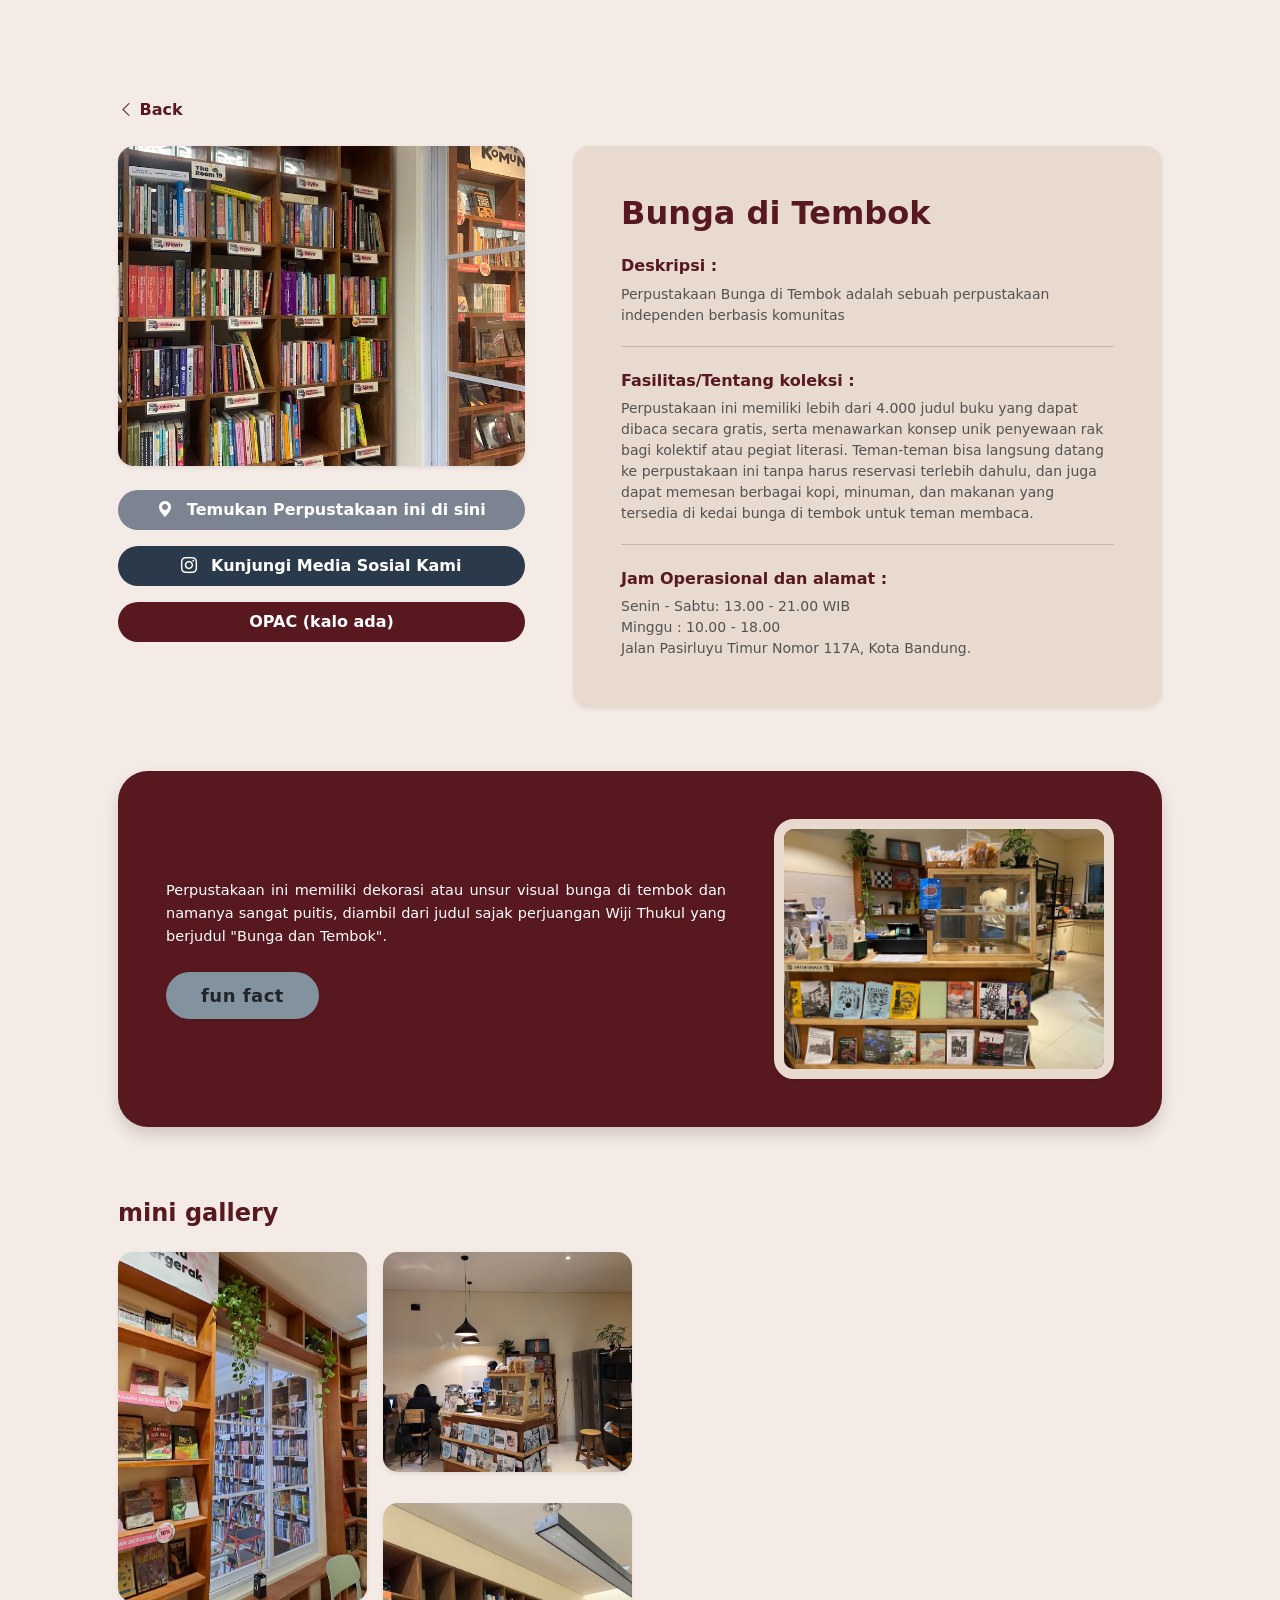
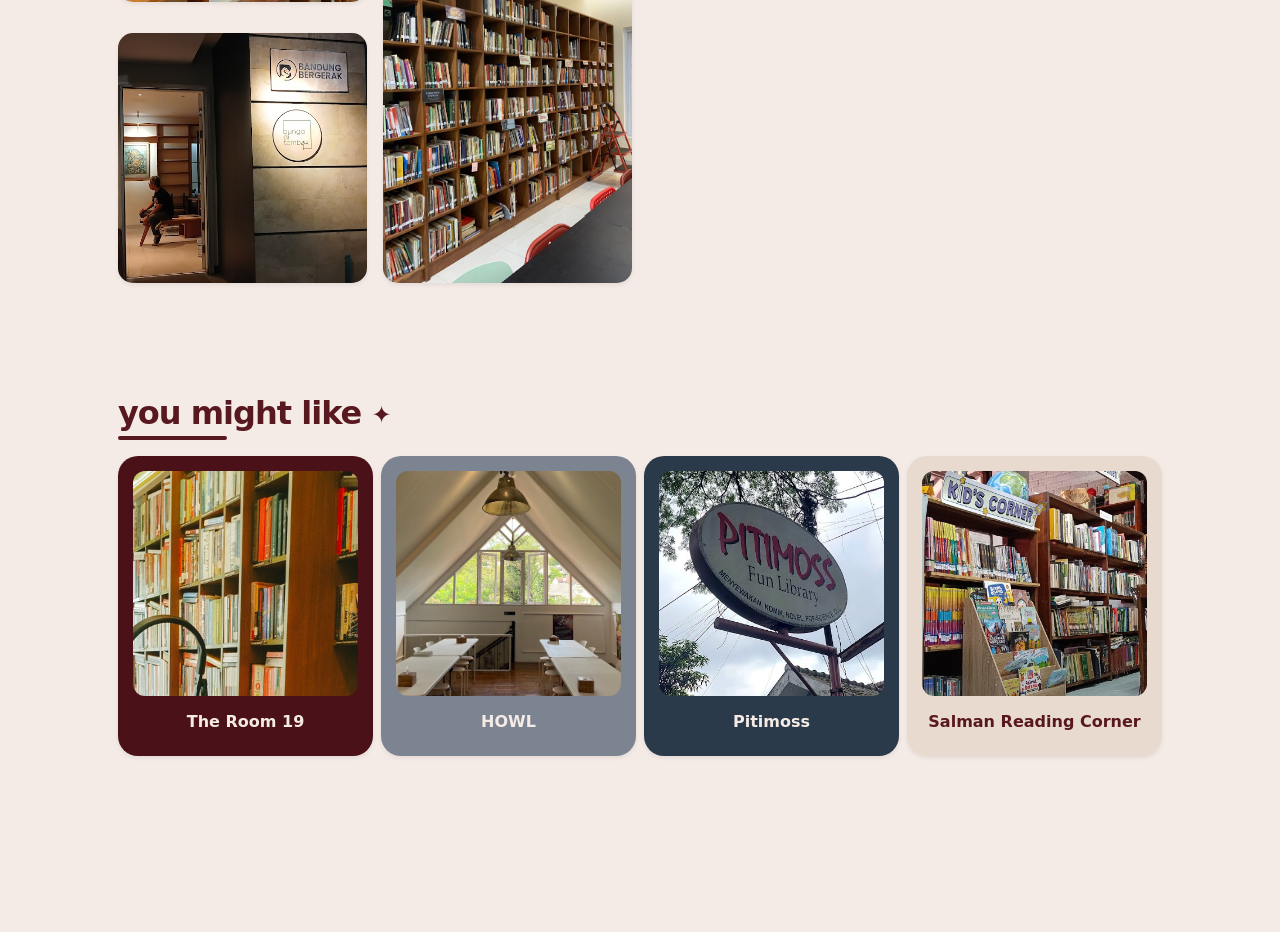
<file: bungaditembok.html>
<!doctype html>
<html lang="en">
  <head>
    <meta charset="UTF-8" />
    <meta name="viewport" content="width=device-width, initial-scale=1.0" />
    <link
      href="https://cdn.jsdelivr.net/npm/bootstrap@5.3.8/dist/css/bootstrap.min.css"
      rel="stylesheet"
      integrity="sha384-sRIl4kxILFvY47J16cr9ZwB07vP4J8+LH7qKQnuqkuIAvNWLzeN8tE5YBujZqJLB"
      crossorigin="anonymous"
    />
    <link rel="stylesheet" href="api.css" />
    <!-- Jangan lupa tambahkan CDN Bootstrap Icon biar icon back & ig-nya muncul !!!!!!!!!! -->
    <link
      rel="stylesheet"
      href="https://cdn.jsdelivr.net/npm/bootstrap-icons@1.11.3/font/bootstrap-icons.min.css"
    />
    <title> Bunga di Tembok </title>
  </head>

  <body class="bg-cream-body">
    <div class="container py-5 px-4 px-md-5">
      <!-- Tombol Back -->
      <div class="mb-4">
        <a
          href="index.html"
          class="text-decoration-none fw-bold text-maroon-custom"
        >
          <i class="bi bi-chevron-left"></i> Back
        </a>
      </div>

      <!-- ======================================================== -->
      <!-- LAJUR 1: FOTO & DESKRIPSI (2 KOLOM)                      -->
      
      <div class="row g-5">
        <!-- Kolom Kiri -->
        <div class="col-md-5">
          <img
            src="image/bdt 2.jpg"
            class="img-fluid rounded-4 w-100 mb-4 shadow-sm"
            alt="Foto Perpustakaan"
            style="height: 320px; object-fit: cover"
          />

          <div class="d-grid gap-3">
            <a
              href="https://www.google.com/maps/place/Perpustakaan+Bunga+di+Tembok/data=!4m2!3m1!19sChIJV6qQvDvpaC4RhCy0FW_Ages"
              class="btn btn-lokasi rounded-pill fw-bold text-white py-2"
            >
              <i class="bi bi-geo-alt-fill me-2"></i> Temukan Perpustakaan ini
              di sini
            </a>
            <a
              href="https://www.instagram.com/bungaditembok/
"
              class="btn btn-sosmed rounded-pill fw-bold text-white py-2"
            >
              <i class="bi bi-instagram me-2"></i> Kunjungi Media Sosial Kami
            </a>
            <a
              href="#"
              class="btn btn-opac rounded-pill fw-bold text-white py-2"
            >
              OPAC (kalo ada)
            </a>
          </div>
        </div>

        <!-- Kolom Kanan -->
        <div class="col-md-7">
          <div class="box-deskripsi p-4 p-md-5 rounded-4 shadow-sm h-100">
            <h2 class="fw-bold text-maroon-custom mb-0"> Bunga di Tembok</h2>
            <p class="text-maroon-custom mb-4" style="font-size: 14px">
             


            </p>

            <h6 class="fw-bold text-maroon-custom">Deskripsi :</h6>
            <p class="text-muted" style="font-size: 14px">
             Perpustakaan Bunga di Tembok adalah sebuah perpustakaan independen berbasis komunitas 

            </p>

            <hr class="garis-tipis" />

            <h6 class="fw-bold text-maroon-custom mt-4">
              Fasilitas/Tentang koleksi :
            </h6>
            <p class="text-muted" style="font-size: 14px">
             Perpustakaan ini memiliki lebih dari 4.000 judul buku yang dapat dibaca secara gratis, serta menawarkan konsep unik penyewaan rak bagi kolektif atau pegiat literasi. Teman-teman bisa langsung datang ke perpustakaan ini tanpa harus reservasi terlebih dahulu, dan juga dapat memesan berbagai kopi, minuman, dan makanan yang tersedia di kedai bunga di tembok untuk teman membaca. 

            </p>

            <hr class="garis-tipis" />

            <h6 class="fw-bold text-maroon-custom mt-4">
              Jam Operasional dan alamat :
            </h6>
            <p class="text-muted mb-0" style="font-size: 14px">
              Senin - Sabtu: 13.00 - 21.00 WIB<br/>
              Minggu       : 10.00 - 18.00 <br/> Jalan Pasirluyu Timur Nomor 117A, Kota Bandung. 
            </p>
          </div>
        </div>
      </div>
      <!-- PENUTUP LAJUR 1 (row g-5) -->

     
      <!-- ======================================================== -->
      <!-- LAJUR 2: FUN FACT (Berdiri Sendiri)       -->
      
      <div class="row mt-5 pt-3 mb-5">
        <div class="col-12">
          <div
            class="box-funfact p-4 p-md-5 d-flex flex-column flex-md-row align-items-center justify-content-between gap-4 gap-md-5 shadow"
          >
            <div
              class="funfact-text-container d-flex flex-column justify-content-center"
            >
              <p
                class="text-white mb-4"
                style="font-size: 14.5px; line-height: 1.6; text-align: justify"
              >
               Perpustakaan ini memiliki dekorasi atau unsur visual bunga di tembok dan namanya sangat puitis, diambil dari judul sajak perjuangan Wiji Thukul yang berjudul "Bunga dan Tembok". 

              </p>
              <div>
                <span
                  class="badge-funfact d-inline-block text-center rounded-pill shadow-sm"
                  >fun fact</span
                >
              </div>
            </div>

            <div class="funfact-image-container flex-shrink-0 text-center">
              <img
                src="image/bdt.jpg"
                class="funfact-img shadow-sm"
                alt="Fun Fact Image"
              />
            </div>
          </div>
        </div>
      </div>
      <!-- PENUTUP LAJUR 2 (row fun fact) -->

      
    <!-- LAJUR 3: MINI GALLERY (Pinterest Style - Bawah Rata)     -->

      <div class="row mt-5 pt-4">
        <div class="col-12">
          <h4 class="fw-bold text-maroon-custom mb-4">mini gallery</h4>

          <div class="row g-3">
            <!-- KOLOM 1 -->
            <div class="col-6 col-lg-3 d-flex flex-column gap-3">
              <div class="gallery-item shadow-sm">
                <img
                  src="image/bunga ditembok 2.jpg"
                  alt="Galeri 1"
                  style="height: 350px; object-fit: cover"
                />
                <div class="gallery-overlay">
                  <span class="fw-bold">Spot buku</span>
                </div>
              </div>
              <div class="gallery-item shadow-sm">
                <img
                  src="image/bunga ditembok 3.jpg"
                  alt="Galeri 5"
                  style="height: 250px; object-fit: cover"
                />
                <div class="gallery-overlay">
                  <span class="fw-bold">Sudut luar</span>
                </div>
              </div>
            </div>

            <!-- KOLOM 2 -->
            <div class="col-6 col-lg-3 d-flex flex-column gap-3">
              <div class="gallery-item shadow-sm">
                <img
                  src="image/bunga ditembok 4.jpg"
                  alt="Galeri 2"
                  style="height: 220px; object-fit: cover"
                />
                <div class="gallery-overlay">
                  <span class="fw-bold">Mini cafe</span>
                </div>
              </div>
              <div class="gallery-item shadow-sm">
                <img
                  src="image/bunga ditembok 1.jpg"
                  alt="Galeri 6"
                  style="height: 380px; object-fit: cover"
                />
                <div class="gallery-overlay">
                  <span class="fw-bold">Rak Koleksi</span>
                </div>
              </div>
            </div>
          </div>
        </div>
      </div>
        <div class="row mt-5 pt-5 mb-5">
        <div class="col-12">
          <div class="mb-4">
            <h2
              class="fw-bold text-maroon-custom mb-0 d-inline-block position-relative judul-rekomendasi"
              style="letter-spacing: -1px"
            >
              you might like
              <span style="font-size: 24px; vertical-align: middle">✦</span>
            </h2>
          </div>

          <div class="row g-2">
            <div class="col-6 col-lg-3">
              <a
                href="#"
                class="card-polaroid bg-polaroid-maroon shadow-sm text-decoration-none"
              >
                <div class="polaroid-img-wrapper">
                  <img src="image/theroom19-3.jpeg" alt="Rekomendasi 1" />
                </div>
                <h6 class="text-center mt-3 mb-0 fw-bold">The Room 19</h6>
              </a>
            </div>

            <div class="col-6 col-lg-3">
              <a
                href="howl.html"
                class="card-polaroid bg-polaroid-blue shadow-sm text-decoration-none"
              >
                <div class="polaroid-img-wrapper">
                  <img src="image/HOWL 2.jpg" alt="Rekomendasi 2" />
                </div>
                <h6 class="text-center mt-3 mb-0 fw-bold">HOWL</h6>
              </a>
            </div>

            <div class="col-6 col-lg-3">
              <a
                href="pitimoss.html"
                class="card-polaroid bg-polaroid-navy shadow-sm text-decoration-none"
              >
                <div class="polaroid-img-wrapper">
                  <img src="image/pitimos 4.jpg" alt="Rekomendasi 3" />
                </div>
                <h6 class="text-center mt-3 mb-0 fw-bold">Pitimoss</h6>
              </a>
            </div>

            <div class="col-6 col-lg-3">
              <a
                href="salman.html"
                class="card-polaroid bg-polaroid-tan shadow-sm text-decoration-none"
              >
                <div class="polaroid-img-wrapper">
                  <img src="image/salman 2.jpg" alt="Rekomendasi 4" />
                </div>
                <h6 class="text-center mt-3 mb-0 fw-bold">Salman Reading Corner</h6>
              </a>
            </div>
          </div>
        </div>
      </div>
    </div>
    <!-- PENUTUP CONTAINER -->

    <!-- Script Bootstrap -->
    <script
      src="https://cdn.jsdelivr.net/npm/@popperjs/core@2.11.8/dist/umd/popper.min.js"
      integrity="sha384-I7E8VVD/ismYTF4hNIPjVp/Zjvgyol6VFvRkX/vR+Vc4jQkC+hVqc2pM8ODewa9r"
      crossorigin="anonymous"
    ></script>
    <script
      src="https://cdn.jsdelivr.net/npm/bootstrap@5.3.8/dist/js/bootstrap.min.js"
      integrity="sha384-G/EV+4j2dNv+tEPo3++6LCgdCROaejBqfUeNjuKAiuXbjrxilcCdDz6ZAVfHWe1Y"
      crossorigin="anonymous"
    ></script>
  </body>
</html>
</file>
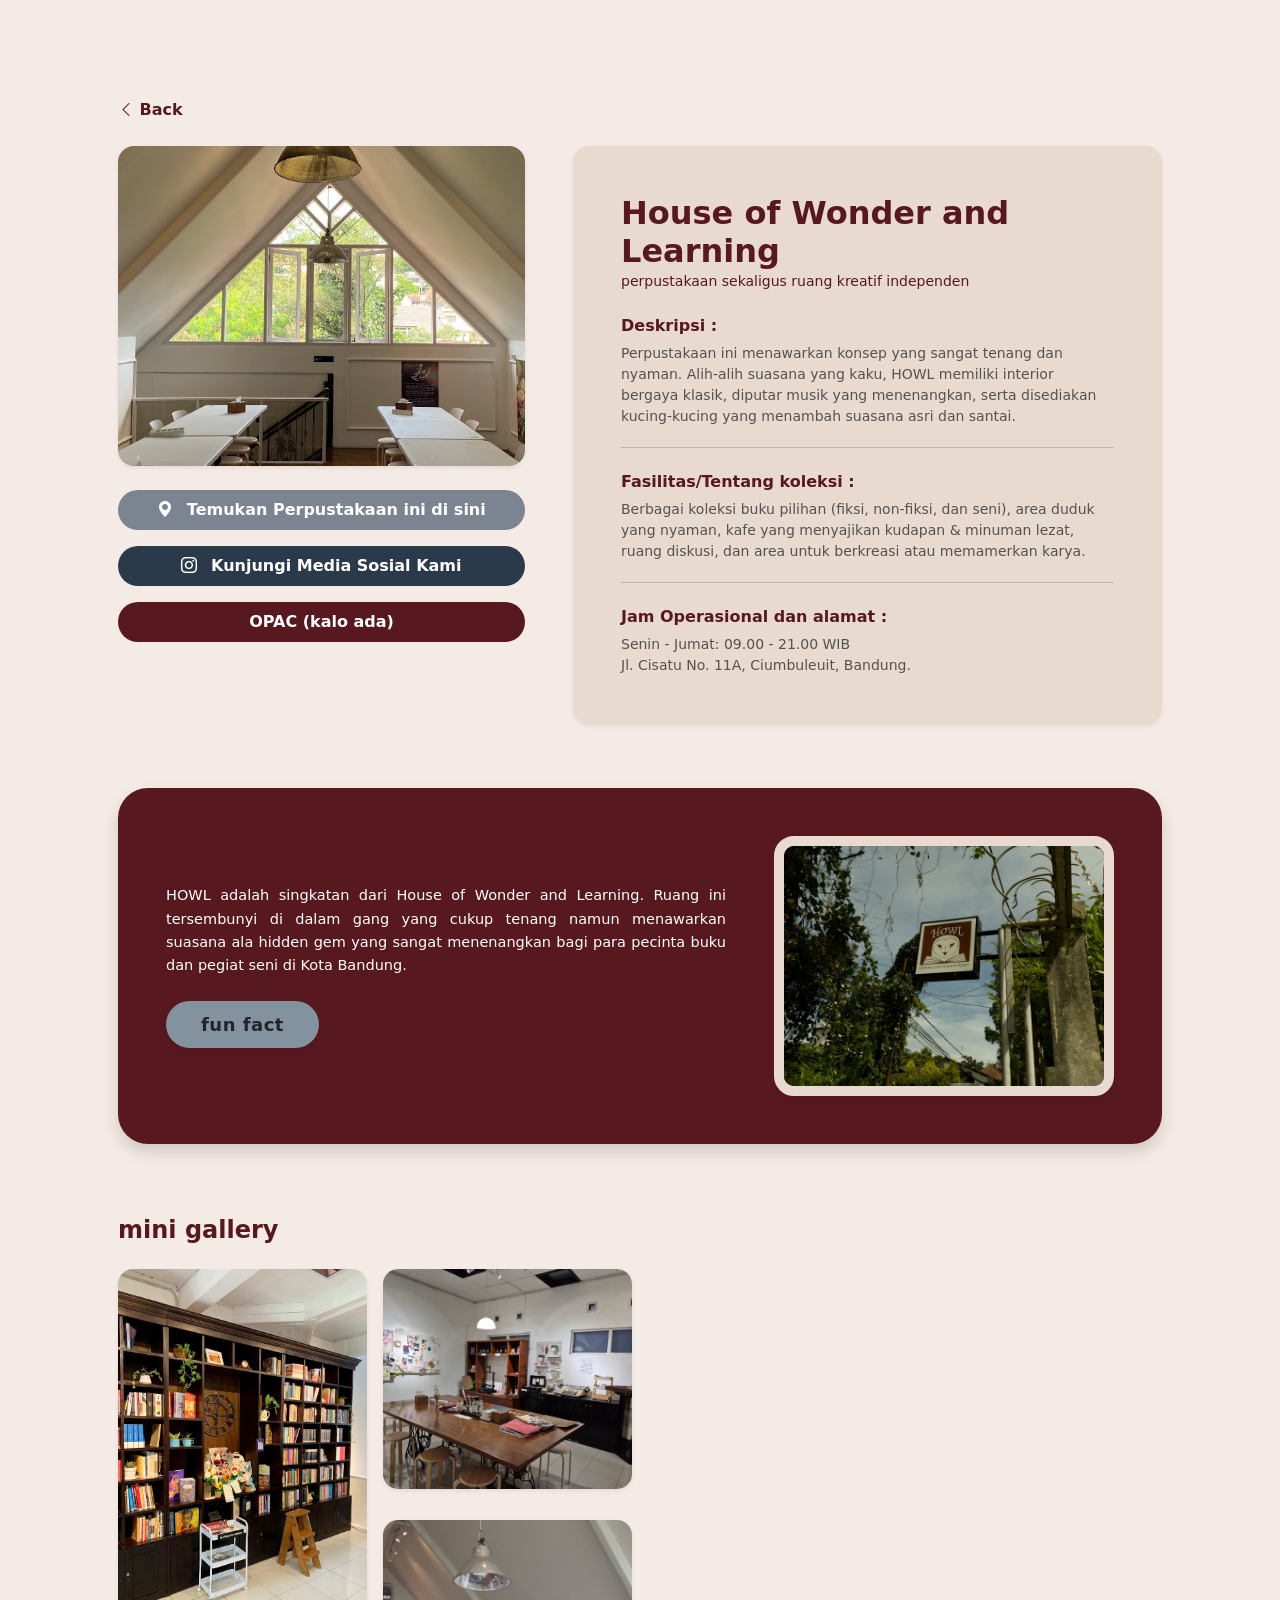
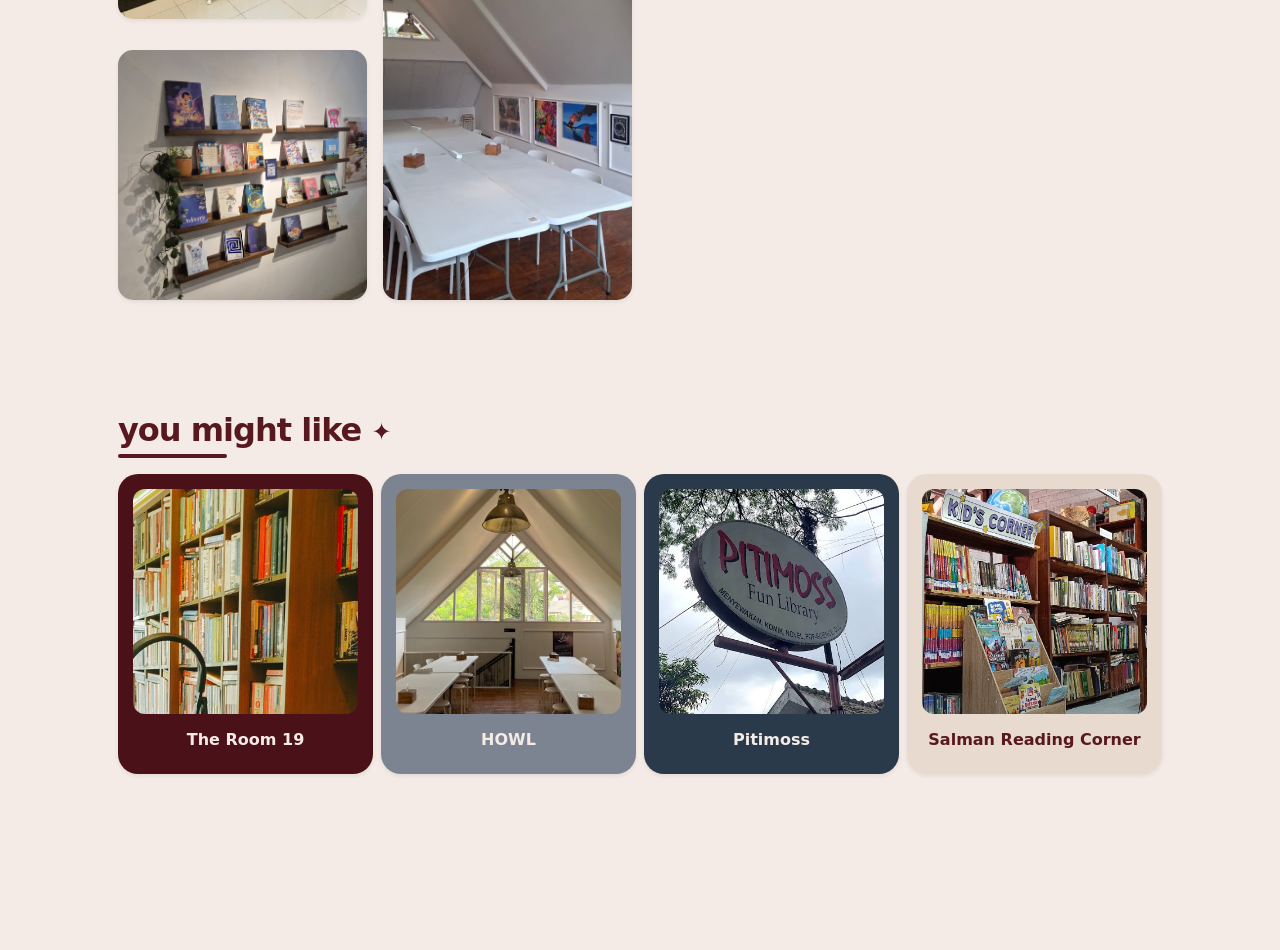
<file: howl.html>
<!doctype html>
<html lang="en">
  <head>
    <meta charset="UTF-8" />
    <meta name="viewport" content="width=device-width, initial-scale=1.0" />
    <link
      href="https://cdn.jsdelivr.net/npm/bootstrap@5.3.8/dist/css/bootstrap.min.css"
      rel="stylesheet"
      integrity="sha384-sRIl4kxILFvY47J16cr9ZwB07vP4J8+LH7qKQnuqkuIAvNWLzeN8tE5YBujZqJLB"
      crossorigin="anonymous"
    />
    <link rel="stylesheet" href="api.css" />
    <!-- Jangan lupa tambahkan CDN Bootstrap Icon biar icon back & ig-nya muncul !!!!!!!!!! -->
    <link
      rel="stylesheet"
      href="https://cdn.jsdelivr.net/npm/bootstrap-icons@1.11.3/font/bootstrap-icons.min.css"
    />
    <title>House of Wonder and Learning (HOWL)</title>
  </head>

  <body class="bg-cream-body">
    <div class="container py-5 px-4 px-md-5">
      <!-- Tombol Back -->
      <div class="mb-4">
        <a
          href="index.html"
          class="text-decoration-none fw-bold text-maroon-custom"
        >
          <i class="bi bi-chevron-left"></i> Back
        </a>
      </div>

      <!-- ======================================================== -->
      <!-- LAJUR 1: FOTO & DESKRIPSI (2 KOLOM)                      -->

      <div class="row g-5">
        <!-- Kolom Kiri -->
        <div class="col-md-5">
          <img
            src="image/HOWL 2.jpg"
            class="img-fluid rounded-4 w-100 mb-4 shadow-sm"
            alt="Foto Perpustakaan"
            style="height: 320px; object-fit: cover"
          />

          <div class="d-grid gap-3">
            <a
              href="https://www.google.com/maps/place/HOWL+-+Library+%26+Creative+Space/data=!4m2!3m1!19sChIJnTruJpDnaC4Rd2Pf4ZWxAgw"
              class="btn btn-lokasi rounded-pill fw-bold text-white py-2"
            >
              <i class="bi bi-geo-alt-fill me-2"></i> Temukan Perpustakaan ini
              di sini
            </a>
            <a
              href=" https://www.instagram.com/howl"
              class="btn btn-sosmed rounded-pill fw-bold text-white py-2"
            >
              <i class="bi bi-instagram me-2"></i> Kunjungi Media Sosial Kami
            </a>
            <a
              href="#"
              class="btn btn-opac rounded-pill fw-bold text-white py-2"
            >
              OPAC (kalo ada)
            </a>
          </div>
        </div>

        <!-- Kolom Kanan -->
        <div class="col-md-7">
          <div class="box-deskripsi p-4 p-md-5 rounded-4 shadow-sm h-100">
            <h2 class="fw-bold text-maroon-custom mb-0">
              House of Wonder and Learning
            </h2>
            <p class="text-maroon-custom mb-4" style="font-size: 14px">
              perpustakaan sekaligus ruang kreatif independen
            </p>

            <h6 class="fw-bold text-maroon-custom">Deskripsi :</h6>
            <p class="text-muted" style="font-size: 14px">
              Perpustakaan ini menawarkan konsep yang sangat tenang dan nyaman.
              Alih-alih suasana yang kaku, HOWL memiliki interior bergaya
              klasik, diputar musik yang menenangkan, serta disediakan
              kucing-kucing yang menambah suasana asri dan santai.
            </p>

            <hr class="garis-tipis" />

            <h6 class="fw-bold text-maroon-custom mt-4">
              Fasilitas/Tentang koleksi :
            </h6>
            <p class="text-muted" style="font-size: 14px">
              Berbagai koleksi buku pilihan (fiksi, non-fiksi, dan seni), area
              duduk yang nyaman, kafe yang menyajikan kudapan & minuman lezat,
              ruang diskusi, dan area untuk berkreasi atau memamerkan karya.
            </p>

            <hr class="garis-tipis" />

            <h6 class="fw-bold text-maroon-custom mt-4">
              Jam Operasional dan alamat :
            </h6>
            <p class="text-muted mb-0" style="font-size: 14px">
              Senin - Jumat: 09.00 - 21.00 WIB<br />Jl. Cisatu No. 11A,
              Ciumbuleuit, Bandung.
            </p>
          </div>
        </div>
      </div>
      <!-- PENUTUP LAJUR 1 (row g-5) -->

      <!-- ======================================================== -->
      <!-- LAJUR 2: FUN FACT (Berdiri Sendiri)       -->

      <div class="row mt-5 pt-3 mb-5">
        <div class="col-12">
          <div
            class="box-funfact p-4 p-md-5 d-flex flex-column flex-md-row align-items-center justify-content-between gap-4 gap-md-5 shadow"
          >
            <div
              class="funfact-text-container d-flex flex-column justify-content-center"
            >
              <p
                class="text-white mb-4"
                style="font-size: 14.5px; line-height: 1.6; text-align: justify"
              >
                HOWL adalah singkatan dari House of Wonder and Learning. Ruang
                ini tersembunyi di dalam gang yang cukup tenang namun menawarkan
                suasana ala hidden gem yang sangat menenangkan bagi para pecinta
                buku dan pegiat seni di Kota Bandung.
              </p>
              <div>
                <span
                  class="badge-funfact d-inline-block text-center rounded-pill shadow-sm"
                  >fun fact</span
                >
              </div>
            </div>

            <div class="funfact-image-container flex-shrink-0 text-center">
              <img
                src="image/HOWL 3.jpg"
                class="funfact-img shadow-sm"
                alt="Fun Fact Image"
              />
            </div>
          </div>
        </div>
      </div>
      <!-- PENUTUP LAJUR 2 (row fun fact) -->

      <!-- LAJUR 3: MINI GALLERY (Pinterest Style - Bawah Rata)     -->

      <div class="row mt-5 pt-4">
        <div class="col-12">
          <h4 class="fw-bold text-maroon-custom mb-4">mini gallery</h4>

          <div class="row g-3">
            <!-- KOLOM 1 -->
            <div class="col-6 col-lg-3 d-flex flex-column gap-3">
              <div class="gallery-item shadow-sm">
                <img
                  src="image/HOWL 1.jpg"
                  alt="Galeri 1"
                  style="height: 350px; object-fit: cover"
                />
                <div class="gallery-overlay">
                  <span class="fw-bold">Rak Koleksi</span>
                </div>
              </div>
              <div class="gallery-item shadow-sm">
                <img
                  src="image/HOWL NEW 5.jpg"
                  alt="Galeri 5"
                  style="height: 250px; object-fit: cover"
                />
                <div class="gallery-overlay">
                  <span class="fw-bold">Rak Koleksi</span>
                </div>
              </div>
            </div>

            <!-- KOLOM 2 -->
            <div class="col-6 col-lg-3 d-flex flex-column gap-3">
              <div class="gallery-item shadow-sm">
                <img
                  src="image/HOWL NEW 6.jpg"
                  alt="Galeri 2"
                  style="height: 220px; object-fit: cover"
                />
                <div class="gallery-overlay">
                  <span class="fw-bold">Ruang diskusi</span>
                </div>
              </div>
              <div class="gallery-item shadow-sm">
                <img
                  src="image/HOWL NEW 9.jpg"
                  alt="Galeri 6"
                  style="height: 380px; object-fit: cover"
                />
                <div class="gallery-overlay">
                  <span class="fw-bold">Area Baca</span>
                </div>
              </div>
            </div>
          </div>
        </div>
      </div>
        <div class="row mt-5 pt-5 mb-5">
        <div class="col-12">
          <div class="mb-4">
            <h2
              class="fw-bold text-maroon-custom mb-0 d-inline-block position-relative judul-rekomendasi"
              style="letter-spacing: -1px"
            >
              you might like
              <span style="font-size: 24px; vertical-align: middle">✦</span>
            </h2>
          </div>

          <div class="row g-2">
            <div class="col-6 col-lg-3">
              <a
                href="#"
                class="card-polaroid bg-polaroid-maroon shadow-sm text-decoration-none"
              >
                <div class="polaroid-img-wrapper">
                  <img src="image/theroom19-3.jpeg" alt="Rekomendasi 1" />
                </div>
                <h6 class="text-center mt-3 mb-0 fw-bold">The Room 19</h6>
              </a>
            </div>

            <div class="col-6 col-lg-3">
              <a
                href="howl.html"
                class="card-polaroid bg-polaroid-blue shadow-sm text-decoration-none"
              >
                <div class="polaroid-img-wrapper">
                  <img src="image/HOWL 2.jpg" alt="Rekomendasi 2" />
                </div>
                <h6 class="text-center mt-3 mb-0 fw-bold">HOWL</h6>
              </a>
            </div>

            <div class="col-6 col-lg-3">
              <a
                href="pitimoss.html"
                class="card-polaroid bg-polaroid-navy shadow-sm text-decoration-none"
              >
                <div class="polaroid-img-wrapper">
                  <img src="image/pitimos 4.jpg" alt="Rekomendasi 3" />
                </div>
                <h6 class="text-center mt-3 mb-0 fw-bold">Pitimoss</h6>
              </a>
            </div>

            <div class="col-6 col-lg-3">
              <a
                href="salman.html"
                class="card-polaroid bg-polaroid-tan shadow-sm text-decoration-none"
              >
                <div class="polaroid-img-wrapper">
                  <img src="image/salman 2.jpg" alt="Rekomendasi 4" />
                </div>
                <h6 class="text-center mt-3 mb-0 fw-bold">Salman Reading Corner</h6>
              </a>
            </div>
          </div>
        </div>
      </div>
    </div>
    <!-- PENUTUP CONTAINER -->

    <!-- Script Bootstrap -->
    <script
      src="https://cdn.jsdelivr.net/npm/@popperjs/core@2.11.8/dist/umd/popper.min.js"
      integrity="sha384-I7E8VVD/ismYTF4hNIPjVp/Zjvgyol6VFvRkX/vR+Vc4jQkC+hVqc2pM8ODewa9r"
      crossorigin="anonymous"
    ></script>
    <script
      src="https://cdn.jsdelivr.net/npm/bootstrap@5.3.8/dist/js/bootstrap.min.js"
      integrity="sha384-G/EV+4j2dNv+tEPo3++6LCgdCROaejBqfUeNjuKAiuXbjrxilcCdDz6ZAVfHWe1Y"
      crossorigin="anonymous"
    ></script>
  </body>
</html>
</file>
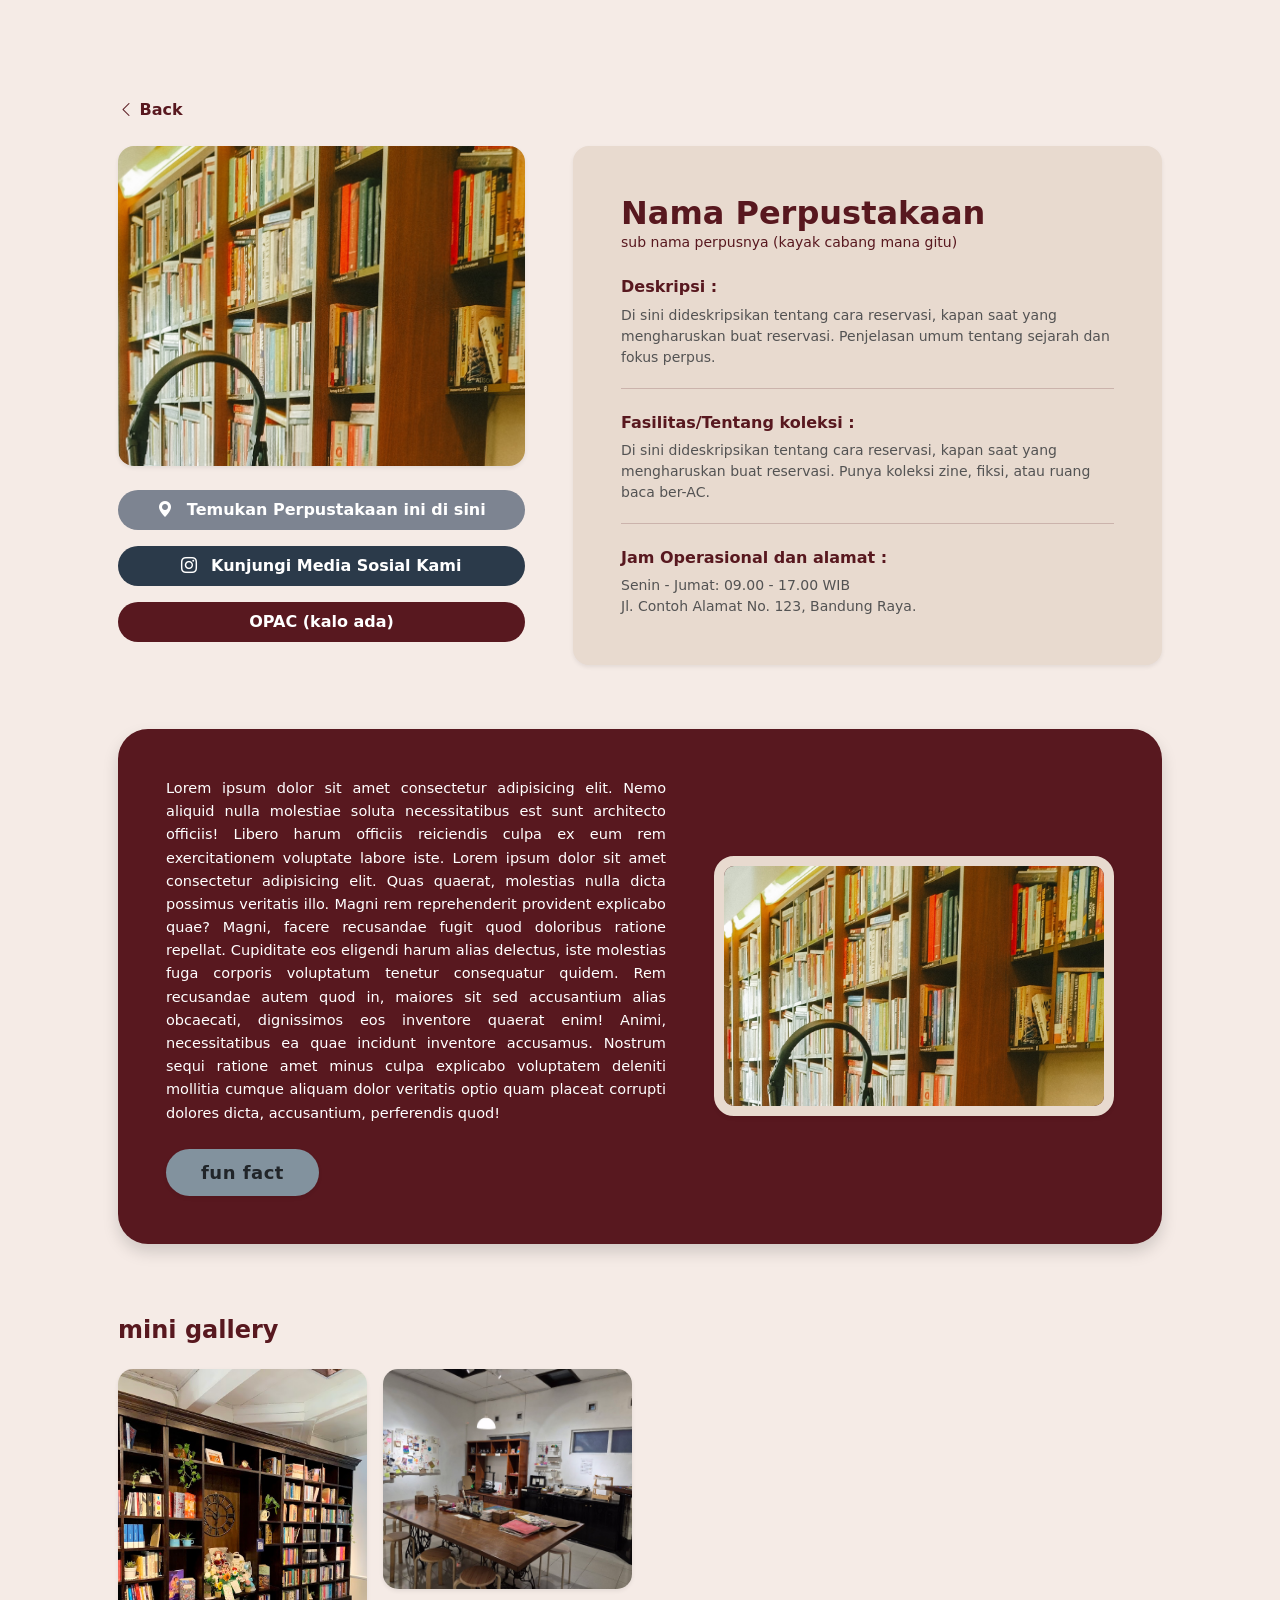
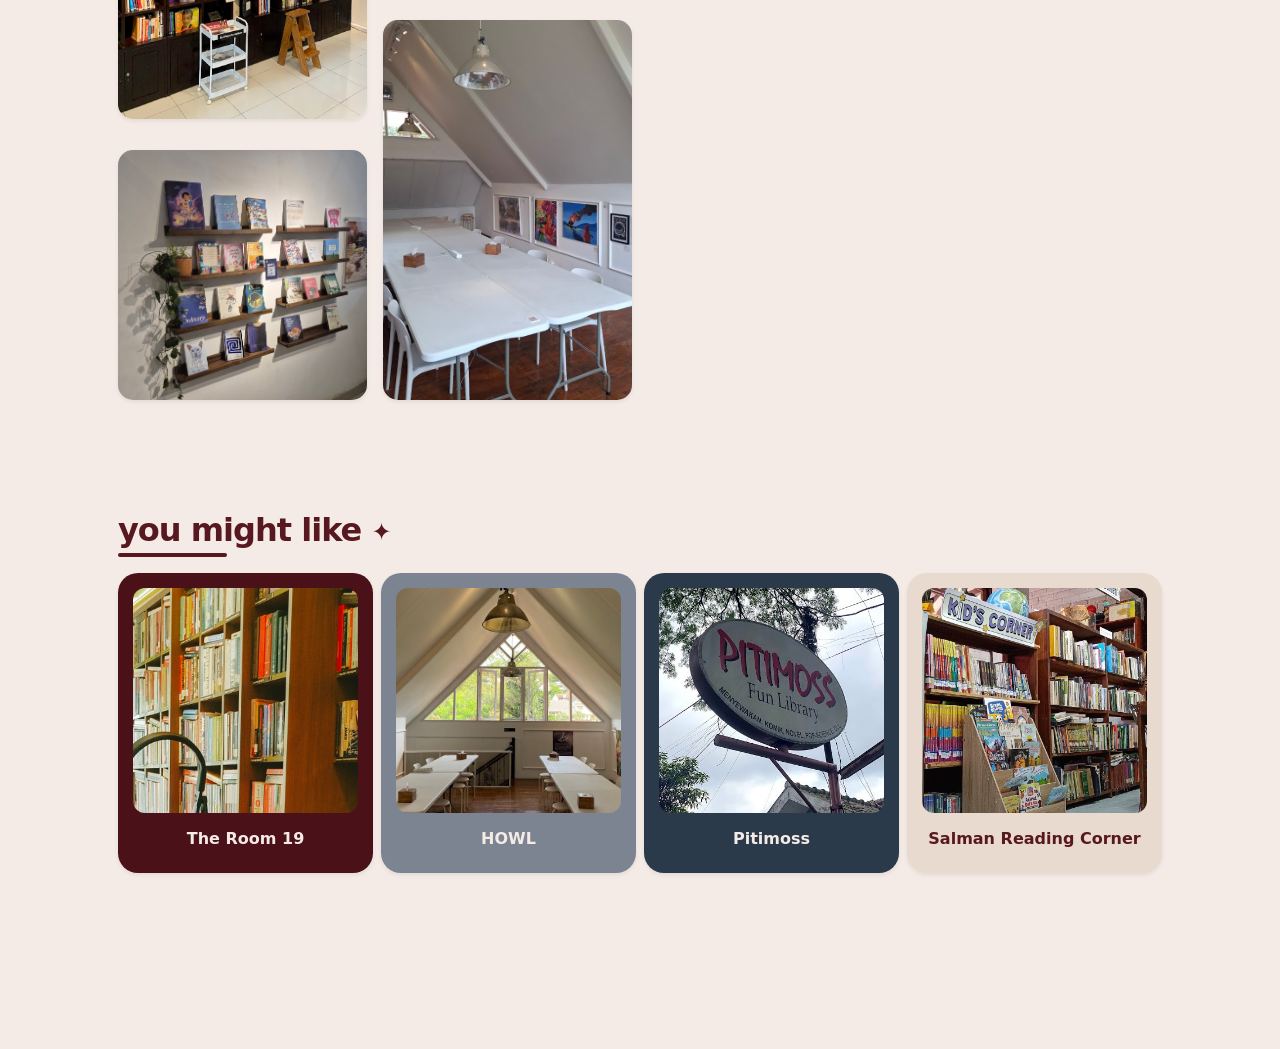
<file: imakata.html>
<!doctype html>
<html lang="en">
  <head>
    <meta charset="UTF-8" />
    <meta name="viewport" content="width=device-width, initial-scale=1.0" />
    <link
      href="https://cdn.jsdelivr.net/npm/bootstrap@5.3.8/dist/css/bootstrap.min.css"
      rel="stylesheet"
      integrity="sha384-sRIl4kxILFvY47J16cr9ZwB07vP4J8+LH7qKQnuqkuIAvNWLzeN8tE5YBujZqJLB"
      crossorigin="anonymous"
    />
    <link rel="stylesheet" href="api.css" />
    <!-- Jangan lupa tambahkan CDN Bootstrap Icon biar icon back & ig-nya muncul !!!!!!!!!! -->
    <link
      rel="stylesheet"
      href="https://cdn.jsdelivr.net/npm/bootstrap-icons@1.11.3/font/bootstrap-icons.min.css"
    />
    <title>Salman Reading Corner</title>
  </head>

  <body class="bg-cream-body">
    <div class="container py-5 px-4 px-md-5">
      <!-- Tombol Back -->
      <div class="mb-4">
        <a
          href="index.html"
          class="text-decoration-none fw-bold text-maroon-custom"
        >
          <i class="bi bi-chevron-left"></i> Back
        </a>
      </div>

      <!-- ======================================================== -->
      <!-- LAJUR 1: FOTO & DESKRIPSI (2 KOLOM)                      -->
      
      <div class="row g-5">
        <!-- Kolom Kiri -->
        <div class="col-md-5">
          <img
            src="image/theroom19-3.jpeg"
            class="img-fluid rounded-4 w-100 mb-4 shadow-sm"
            alt="Foto Perpustakaan"
            style="height: 320px; object-fit: cover"
          />

          <div class="d-grid gap-3">
            <a
              href="#"
              class="btn btn-lokasi rounded-pill fw-bold text-white py-2"
            >
              <i class="bi bi-geo-alt-fill me-2"></i> Temukan Perpustakaan ini
              di sini
            </a>
            <a
              href="https://maps.app.goo.gl/vRai5rY4fCyZF1DW7"
              class="btn btn-sosmed rounded-pill fw-bold text-white py-2"
            >
              <i class="bi bi-instagram me-2"></i> Kunjungi Media Sosial Kami
            </a>
            <a
              href="#"
              class="btn btn-opac rounded-pill fw-bold text-white py-2"
            >
              OPAC (kalo ada)
            </a>
          </div>
        </div>

        <!-- Kolom Kanan -->
        <div class="col-md-7">
          <div class="box-deskripsi p-4 p-md-5 rounded-4 shadow-sm h-100">
            <h2 class="fw-bold text-maroon-custom mb-0">Nama Perpustakaan</h2>
            <p class="text-maroon-custom mb-4" style="font-size: 14px">
              sub nama perpusnya (kayak cabang mana gitu)
            </p>

            <h6 class="fw-bold text-maroon-custom">Deskripsi :</h6>
            <p class="text-muted" style="font-size: 14px">
              Di sini dideskripsikan tentang cara reservasi, kapan saat yang
              mengharuskan buat reservasi. Penjelasan umum tentang sejarah dan
              fokus perpus.
            </p>

            <hr class="garis-tipis" />

            <h6 class="fw-bold text-maroon-custom mt-4">
              Fasilitas/Tentang koleksi :
            </h6>
            <p class="text-muted" style="font-size: 14px">
              Di sini dideskripsikan tentang cara reservasi, kapan saat yang
              mengharuskan buat reservasi. Punya koleksi zine, fiksi, atau ruang
              baca ber-AC.
            </p>

            <hr class="garis-tipis" />

            <h6 class="fw-bold text-maroon-custom mt-4">
              Jam Operasional dan alamat :
            </h6>
            <p class="text-muted mb-0" style="font-size: 14px">
              Senin - Jumat: 09.00 - 17.00 WIB<br />Jl. Contoh Alamat No. 123,
              Bandung Raya.
            </p>
          </div>
        </div>
      </div>
      <!-- PENUTUP LAJUR 1 (row g-5) -->

     
      <!-- ======================================================== -->
      <!-- LAJUR 2: FUN FACT (Berdiri Sendiri)       -->
      
      <div class="row mt-5 pt-3 mb-5">
        <div class="col-12">
          <div
            class="box-funfact p-4 p-md-5 d-flex flex-column flex-md-row align-items-center justify-content-between gap-4 gap-md-5 shadow"
          >
            <div
              class="funfact-text-container d-flex flex-column justify-content-center"
            >
              <p
                class="text-white mb-4"
                style="font-size: 14.5px; line-height: 1.6; text-align: justify"
              >
                Lorem ipsum dolor sit amet consectetur adipisicing elit. Nemo aliquid nulla molestiae soluta necessitatibus est sunt architecto officiis! Libero harum officiis reiciendis culpa ex eum rem exercitationem voluptate labore iste. Lorem ipsum dolor sit amet consectetur adipisicing elit. Quas quaerat, molestias nulla dicta possimus veritatis illo. Magni rem reprehenderit provident explicabo quae? Magni, facere recusandae fugit quod doloribus ratione repellat.
                Cupiditate eos eligendi harum alias delectus, iste molestias fuga corporis voluptatum tenetur consequatur quidem. Rem recusandae autem quod in, maiores sit sed accusantium alias obcaecati, dignissimos eos inventore quaerat enim!
                Animi, necessitatibus ea quae incidunt inventore accusamus. Nostrum sequi ratione amet minus culpa explicabo voluptatem deleniti mollitia cumque aliquam dolor veritatis optio quam placeat corrupti dolores dicta, accusantium, perferendis quod!
              </p>
              <div>
                <span
                  class="badge-funfact d-inline-block text-center rounded-pill shadow-sm"
                  >fun fact</span
                >
              </div>
            </div>

            <div class="funfact-image-container flex-shrink-0 text-center">
              <img
                src="image/theroom19-3.jpeg"
                class="funfact-img shadow-sm"
                alt="Fun Fact Image"
              />
            </div>
          </div>
        </div>
      </div>
      <!-- PENUTUP LAJUR 2 (row fun fact) -->

      
      <!-- LAJUR 3: MINI GALLERY (Pinterest Style - Bawah Rata)     -->

      <div class="row mt-5 pt-4">
        <div class="col-12">
          <h4 class="fw-bold text-maroon-custom mb-4">mini gallery</h4>

          <div class="row g-3">
            <!-- KOLOM 1 -->
            <div class="col-6 col-lg-3 d-flex flex-column gap-3">
              <div class="gallery-item shadow-sm">
                <img
                  src="image/HOWL 1.jpg"
                  alt="Galeri 1"
                  style="height: 350px; object-fit: cover"
                />
                <div class="gallery-overlay">
                  <span class="fw-bold">Rak Koleksi</span>
                </div>
              </div>
              <div class="gallery-item shadow-sm">
                <img
                  src="image/HOWL NEW 5.jpg"
                  alt="Galeri 5"
                  style="height: 250px; object-fit: cover"
                />
                <div class="gallery-overlay">
                  <span class="fw-bold">Rak Koleksi</span>
                </div>
              </div>
            </div>

            <!-- KOLOM 2 -->
            <div class="col-6 col-lg-3 d-flex flex-column gap-3">
              <div class="gallery-item shadow-sm">
                <img
                  src="image/HOWL NEW 6.jpg"
                  alt="Galeri 2"
                  style="height: 220px; object-fit: cover"
                />
                <div class="gallery-overlay">
                  <span class="fw-bold">Ruang diskusi</span>
                </div>
              </div>
              <div class="gallery-item shadow-sm">
                <img
                  src="image/HOWL NEW 9.jpg"
                  alt="Galeri 6"
                  style="height: 380px; object-fit: cover"
                />
                <div class="gallery-overlay">
                  <span class="fw-bold">Area Baca</span>
                </div>
              </div>
            </div>
          </div>
        </div>
      </div>
        <div class="row mt-5 pt-5 mb-5">
        <div class="col-12">
          <div class="mb-4">
            <h2
              class="fw-bold text-maroon-custom mb-0 d-inline-block position-relative judul-rekomendasi"
              style="letter-spacing: -1px"
            >
              you might like
              <span style="font-size: 24px; vertical-align: middle">✦</span>
            </h2>
          </div>

          <div class="row g-2">
            <div class="col-6 col-lg-3">
              <a
                href="#"
                class="card-polaroid bg-polaroid-maroon shadow-sm text-decoration-none"
              >
                <div class="polaroid-img-wrapper">
                  <img src="image/theroom19-3.jpeg" alt="Rekomendasi 1" />
                </div>
                <h6 class="text-center mt-3 mb-0 fw-bold">The Room 19</h6>
              </a>
            </div>

            <div class="col-6 col-lg-3">
              <a
                href="howl.html"
                class="card-polaroid bg-polaroid-blue shadow-sm text-decoration-none"
              >
                <div class="polaroid-img-wrapper">
                  <img src="image/HOWL 2.jpg" alt="Rekomendasi 2" />
                </div>
                <h6 class="text-center mt-3 mb-0 fw-bold">HOWL</h6>
              </a>
            </div>

            <div class="col-6 col-lg-3">
              <a
                href="pitimoss.html"
                class="card-polaroid bg-polaroid-navy shadow-sm text-decoration-none"
              >
                <div class="polaroid-img-wrapper">
                  <img src="image/pitimos 4.jpg" alt="Rekomendasi 3" />
                </div>
                <h6 class="text-center mt-3 mb-0 fw-bold">Pitimoss</h6>
              </a>
            </div>

            <div class="col-6 col-lg-3">
              <a
                href="salman.html"
                class="card-polaroid bg-polaroid-tan shadow-sm text-decoration-none"
              >
                <div class="polaroid-img-wrapper">
                  <img src="image/salman 2.jpg" alt="Rekomendasi 4" />
                </div>
                <h6 class="text-center mt-3 mb-0 fw-bold">Salman Reading Corner</h6>
              </a>
            </div>
          </div>
        </div>
      </div>
    </div>
    <!-- PENUTUP CONTAINER -->


    <!-- Script Bootstrap -->
    <script
      src="https://cdn.jsdelivr.net/npm/@popperjs/core@2.11.8/dist/umd/popper.min.js"
      integrity="sha384-I7E8VVD/ismYTF4hNIPjVp/Zjvgyol6VFvRkX/vR+Vc4jQkC+hVqc2pM8ODewa9r"
      crossorigin="anonymous"
    ></script>
    <script
      src="https://cdn.jsdelivr.net/npm/bootstrap@5.3.8/dist/js/bootstrap.min.js"
      integrity="sha384-G/EV+4j2dNv+tEPo3++6LCgdCROaejBqfUeNjuKAiuXbjrxilcCdDz6ZAVfHWe1Y"
      crossorigin="anonymous"
    ></script>
  </body>
</html>
</file>
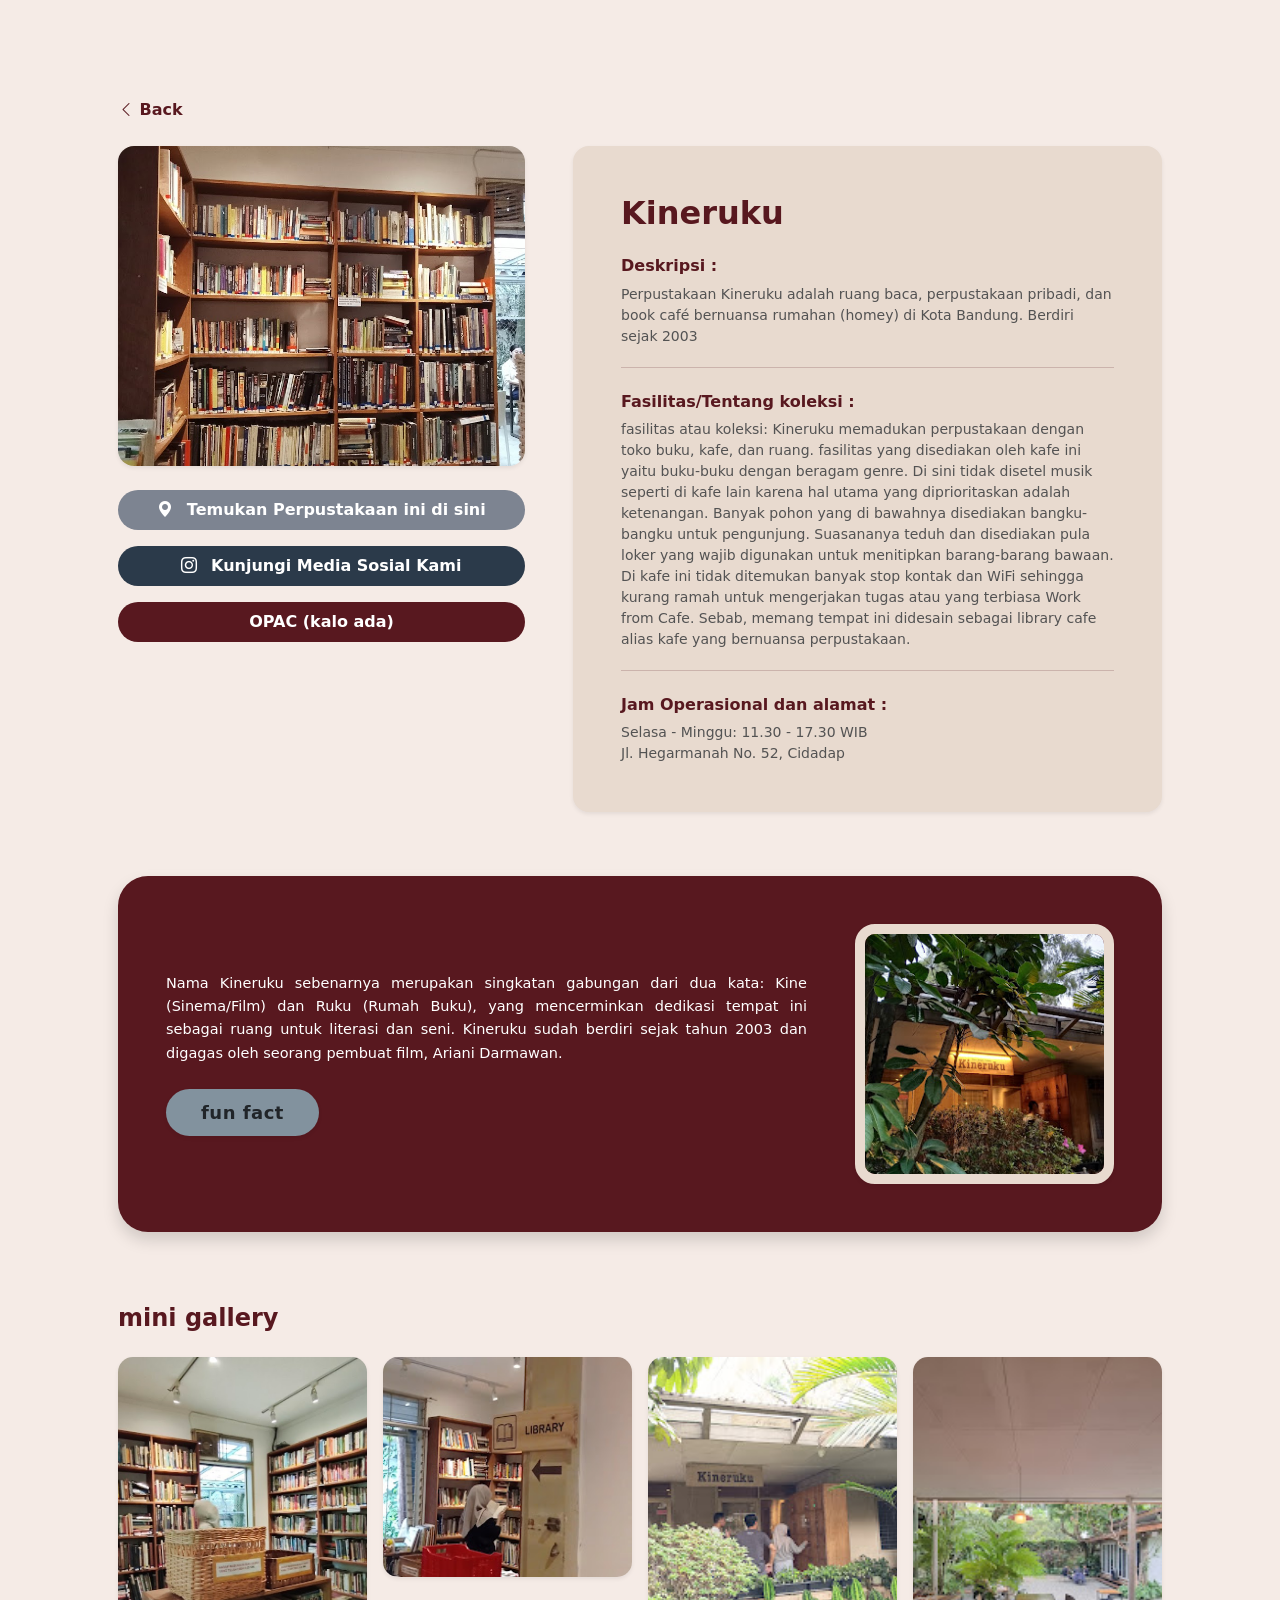
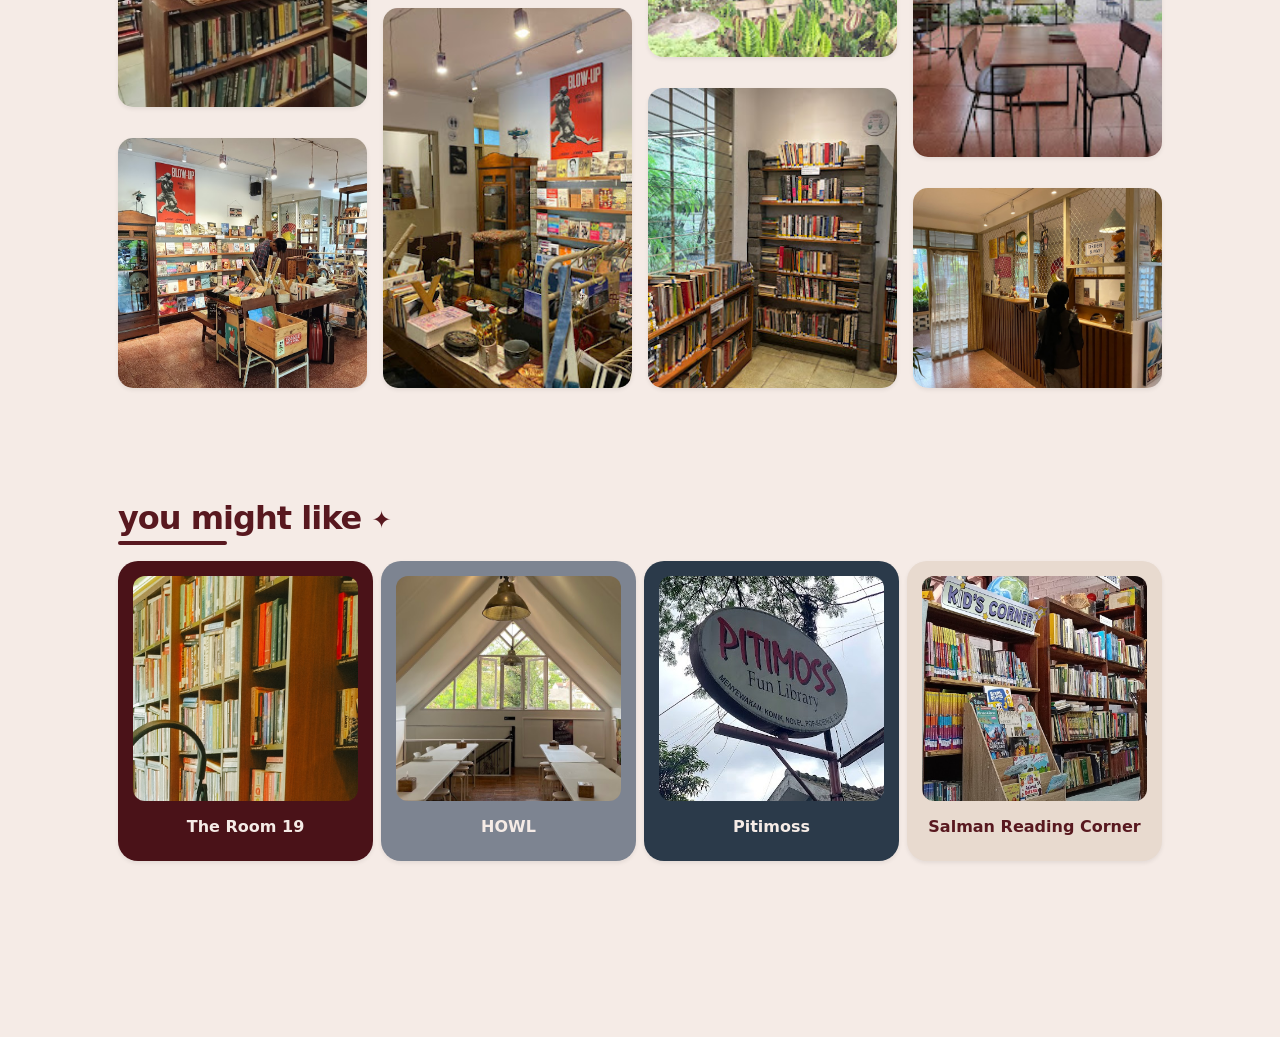
<file: kineruku.html>
<!doctype html>
<html lang="en">
  <head>
    <meta charset="UTF-8" />
    <meta name="viewport" content="width=device-width, initial-scale=1.0" />
    <link
      href="https://cdn.jsdelivr.net/npm/bootstrap@5.3.8/dist/css/bootstrap.min.css"
      rel="stylesheet"
      integrity="sha384-sRIl4kxILFvY47J16cr9ZwB07vP4J8+LH7qKQnuqkuIAvNWLzeN8tE5YBujZqJLB"
      crossorigin="anonymous"
    />
    <link rel="stylesheet" href="api.css" />
    <!-- Jangan lupa tambahkan CDN Bootstrap Icon biar icon back & ig-nya muncul !!!!!!!!!! -->
    <link
      rel="stylesheet"
      href="https://cdn.jsdelivr.net/npm/bootstrap-icons@1.11.3/font/bootstrap-icons.min.css"
    />
    <title>Kineruku</title>
  </head>

  <body class="bg-cream-body">
    <div class="container py-5 px-4 px-md-5">
      <!-- Tombol Back -->
      <div class="mb-4">
        <a
          href="index.html"
          class="text-decoration-none fw-bold text-maroon-custom"
        >
          <i class="bi bi-chevron-left"></i> Back
        </a>
      </div>

      <!-- ======================================================== -->
      <!-- LAJUR 1: FOTO & DESKRIPSI (2 KOLOM)                      -->
      
      <div class="row g-5">
        <!-- Kolom Kiri -->
        <div class="col-md-5">
          <img
            src="image/kinereku new 10.jpg"
            class="img-fluid rounded-4 w-100 mb-4 shadow-sm"
            alt="Foto Perpustakaan"
            style="height: 320px; object-fit: cover"
          />

          <div class="d-grid gap-3">
            <a
              href="https://www.google.com/maps/place/Kineruku+-+Book+Store,+Library,+and+Caf%C3%A9/data=!4m2!3m1!19sChIJQ7RcuPLmaC4RbijFf6na61c"
              class="btn btn-lokasi rounded-pill fw-bold text-white py-2"
            >
              <i class="bi bi-geo-alt-fill me-2"></i> Temukan Perpustakaan ini
              di sini
            </a>
            <a
              href="https://maps.app.goo.gl/vRai5rY4fCyZF1DW7"
              class="btn btn-sosmed rounded-pill fw-bold text-white py-2"
            >
              <i class="bi bi-instagram me-2"></i> Kunjungi Media Sosial Kami
            </a>
            <a
              href="   https://www.instagram.com/kineruku/"
              class="btn btn-opac rounded-pill fw-bold text-white py-2"
            >
              OPAC (kalo ada)
            </a>
          </div>
        </div>

        <!-- Kolom Kanan -->
        <div class="col-md-7">
          <div class="box-deskripsi p-4 p-md-5 rounded-4 shadow-sm h-100">
            <h2 class="fw-bold text-maroon-custom mb-0">Kineruku</h2>
            <p class="text-maroon-custom mb-4" style="font-size: 14px">
            
            </p>

            <h6 class="fw-bold text-maroon-custom">Deskripsi :</h6>
            <p class="text-muted" style="font-size: 14px">
Perpustakaan Kineruku adalah ruang baca, perpustakaan pribadi, dan book café bernuansa rumahan (homey) di Kota Bandung. Berdiri sejak 2003
            </p>

            <hr class="garis-tipis" />

            <h6 class="fw-bold text-maroon-custom mt-4">
              Fasilitas/Tentang koleksi :
            </h6>
            <p class="text-muted" style="font-size: 14px">
              fasilitas atau koleksi: Kineruku memadukan perpustakaan dengan toko buku, kafe, dan ruang. fasilitas yang disediakan oleh kafe ini yaitu buku-buku dengan beragam genre. Di sini tidak disetel musik seperti di kafe lain karena hal utama yang diprioritaskan adalah ketenangan. Banyak pohon yang di bawahnya disediakan bangku-bangku untuk pengunjung. Suasananya teduh dan disediakan pula loker yang wajib digunakan untuk menitipkan barang-barang bawaan. Di kafe ini tidak ditemukan banyak stop kontak dan WiFi sehingga kurang ramah untuk mengerjakan tugas atau yang terbiasa Work from Cafe. Sebab, memang tempat ini didesain sebagai library cafe alias kafe yang bernuansa perpustakaan.


            </p>

            <hr class="garis-tipis" />

            <h6 class="fw-bold text-maroon-custom mt-4">
              Jam Operasional dan alamat :
            </h6>
            <p class="text-muted mb-0" style="font-size: 14px">
              Selasa - Minggu: 11.30 - 17.30 WIB<br />Jl. Hegarmanah No. 52, Cidadap
            </p>
          </div>
        </div>
      </div>
      <!-- PENUTUP LAJUR 1 (row g-5) -->

     
      <!-- ======================================================== -->
      <!-- LAJUR 2: FUN FACT (Berdiri Sendiri)       -->
      
      <div class="row mt-5 pt-3 mb-5">
        <div class="col-12">
          <div
            class="box-funfact p-4 p-md-5 d-flex flex-column flex-md-row align-items-center justify-content-between gap-4 gap-md-5 shadow"
          >
            <div
              class="funfact-text-container d-flex flex-column justify-content-center"
            >
              <p
                class="text-white mb-4"
                style="font-size: 14.5px; line-height: 1.6; text-align: justify"
              >
                Nama Kineruku sebenarnya merupakan singkatan gabungan dari dua kata: Kine (Sinema/Film) dan Ruku (Rumah Buku), yang mencerminkan dedikasi tempat ini sebagai ruang untuk literasi dan seni. Kineruku sudah berdiri sejak tahun 2003 dan digagas oleh seorang pembuat film, Ariani Darmawan. 

              </p>
              <div>
                <span
                  class="badge-funfact d-inline-block text-center rounded-pill shadow-sm"
                  >fun fact</span
                >
              </div>
            </div>

            <div class="funfact-image-container flex-shrink-0 text-center">
              <img
                src="image/kinereku 8.jpg"
                class="funfact-img shadow-sm"
                alt="Fun Fact Image"
              />
            </div>
          </div>
        </div>
      </div>
      <!-- PENUTUP LAJUR 2 (row fun fact) -->

      
      <!-- LAJUR 3: MINI GALLERY (Pinterest Style - Bawah Rata)     -->
     
      <div class="row mt-5 pt-4">
        <div class="col-12">
          <h4 class="fw-bold text-maroon-custom mb-4">mini gallery</h4>

          
          <div class="row g-3">
            <!-- KOLOM 1 -->
            <div class="col-6 col-lg-3 d-flex flex-column gap-3">
              <div class="gallery-item shadow-sm">
                <img
                  src="image/kinereku new 8.jpg"
                  alt="Galeri 1"
                  style="height: 350px; object-fit: cover"
                />
                <div class="gallery-overlay">
                  <span class="fw-bold">Ruang Koleksi</span>
                </div>
              </div>
              <div class="gallery-item shadow-sm">
                <img
                  src="image/kinereku new 3.jpg"
                  alt="Galeri 5"
                  style="height: 250px; object-fit: cover"
                />
                <div class="gallery-overlay">
                  <span class="fw-bold">Spot Koleksi</span>
                </div>
              </div>
            </div>

            <!-- KOLOM 2 -->
            <div class="col-6 col-lg-3 d-flex flex-column gap-3">
              <div class="gallery-item shadow-sm">
                <img
                  src="image/kinereku 4.jpg"
                  alt="Galeri 2"
                  style="height: 220px; object-fit: cover"
                />
                <div class="gallery-overlay">
                  <span class="fw-bold">Library</span>
                </div>
              </div>
              <div class="gallery-item shadow-sm">
                <img
                  src="image/kinereku 5.jpg"
                  alt="Galeri 6"
                  style="height: 380px; object-fit: cover"
                />
                <div class="gallery-overlay">
                  <span class="fw-bold">Spot Koleksi</span>
                </div>
              </div>
            </div>

            <!-- KOLOM 3 -->
            <div class="col-6 col-lg-3 d-flex flex-column gap-3">
              <div class="gallery-item shadow-sm">
                <img
                  src="image/kinereku 6.jpg"
                  alt="Galeri 3"
                  style="height: 300px; object-fit: cover"
                />
                <div class="gallery-overlay">
                  <span class="fw-bold">Halaman Depan</span>
                </div>
              </div>
              <div class="gallery-item shadow-sm">
                <img
                  src="image/kinereku 7.jpg"
                  alt="Galeri 7"
                  style="height: 300px; object-fit: cover"
                />
                <div class="gallery-overlay">
                  <span class="fw-bold">Rak Koleksi</span>
                </div>
              </div>
            </div>

            <!-- KOLOM 4 -->
            <div class="col-6 col-lg-3 d-flex flex-column gap-3">
              <div class="gallery-item shadow-sm">
                <img
                  src="image/kinereku 9.jpg"
                  alt="Galeri 4"
                  style="height: 400px; object-fit: cover"
                />
                <div class="gallery-overlay">
                  <span class="fw-bold">Area Baca</span>
                </div>
              </div>
              <div class="gallery-item shadow-sm">
                <img
                  src="image/kinereku new2.jpg"
                  alt="Galeri 8"
                  style="height: 200px; object-fit: cover"
                />
                <div class="gallery-overlay">
                  <span class="fw-bold">Meja Reservasi</span>
                </div>
              </div>
            </div>
          </div>
        </div>
      </div>

      <div class="row mt-5 pt-5 mb-5">
        <div class="col-12">
          <div class="mb-4">
            <h2
              class="fw-bold text-maroon-custom mb-0 d-inline-block position-relative judul-rekomendasi"
              style="letter-spacing: -1px"
            >
              you might like
              <span style="font-size: 24px; vertical-align: middle">✦</span>
            </h2>
          </div>

          <div class="row g-2">
            <div class="col-6 col-lg-3">
              <a
                href="#"
                class="card-polaroid bg-polaroid-maroon shadow-sm text-decoration-none"
              >
                <div class="polaroid-img-wrapper">
                  <img src="image/theroom19-3.jpeg" alt="Rekomendasi 1" />
                </div>
                <h6 class="text-center mt-3 mb-0 fw-bold">The Room 19</h6>
              </a>
            </div>

            <div class="col-6 col-lg-3">
              <a
                href="howl.html"
                class="card-polaroid bg-polaroid-blue shadow-sm text-decoration-none"
              >
                <div class="polaroid-img-wrapper">
                  <img src="image/HOWL 2.jpg" alt="Rekomendasi 2" />
                </div>
                <h6 class="text-center mt-3 mb-0 fw-bold">HOWL</h6>
              </a>
            </div>

            <div class="col-6 col-lg-3">
              <a
                href="pitimoss.html"
                class="card-polaroid bg-polaroid-navy shadow-sm text-decoration-none"
              >
                <div class="polaroid-img-wrapper">
                  <img src="image/pitimos 4.jpg" alt="Rekomendasi 3" />
                </div>
                <h6 class="text-center mt-3 mb-0 fw-bold">Pitimoss</h6>
              </a>
            </div>

            <div class="col-6 col-lg-3">
              <a
                href="salman.html"
                class="card-polaroid bg-polaroid-tan shadow-sm text-decoration-none"
              >
                <div class="polaroid-img-wrapper">
                  <img src="image/salman 2.jpg" alt="Rekomendasi 4" />
                </div>
                <h6 class="text-center mt-3 mb-0 fw-bold">Salman Reading Corner</h6>
              </a>
            </div>
          </div>
        </div>
      </div>
        </div>
      </div>
    </div>
    <!-- PENUTUP CONTAINER -->

    <!-- Script Bootstrap -->
    <script
      src="https://cdn.jsdelivr.net/npm/@popperjs/core@2.11.8/dist/umd/popper.min.js"
      integrity="sha384-I7E8VVD/ismYTF4hNIPjVp/Zjvgyol6VFvRkX/vR+Vc4jQkC+hVqc2pM8ODewa9r"
      crossorigin="anonymous"
    ></script>
    <script
      src="https://cdn.jsdelivr.net/npm/bootstrap@5.3.8/dist/js/bootstrap.min.js"
      integrity="sha384-G/EV+4j2dNv+tEPo3++6LCgdCROaejBqfUeNjuKAiuXbjrxilcCdDz6ZAVfHWe1Y"
      crossorigin="anonymous"
    ></script>
  </body>
</html>
</file>
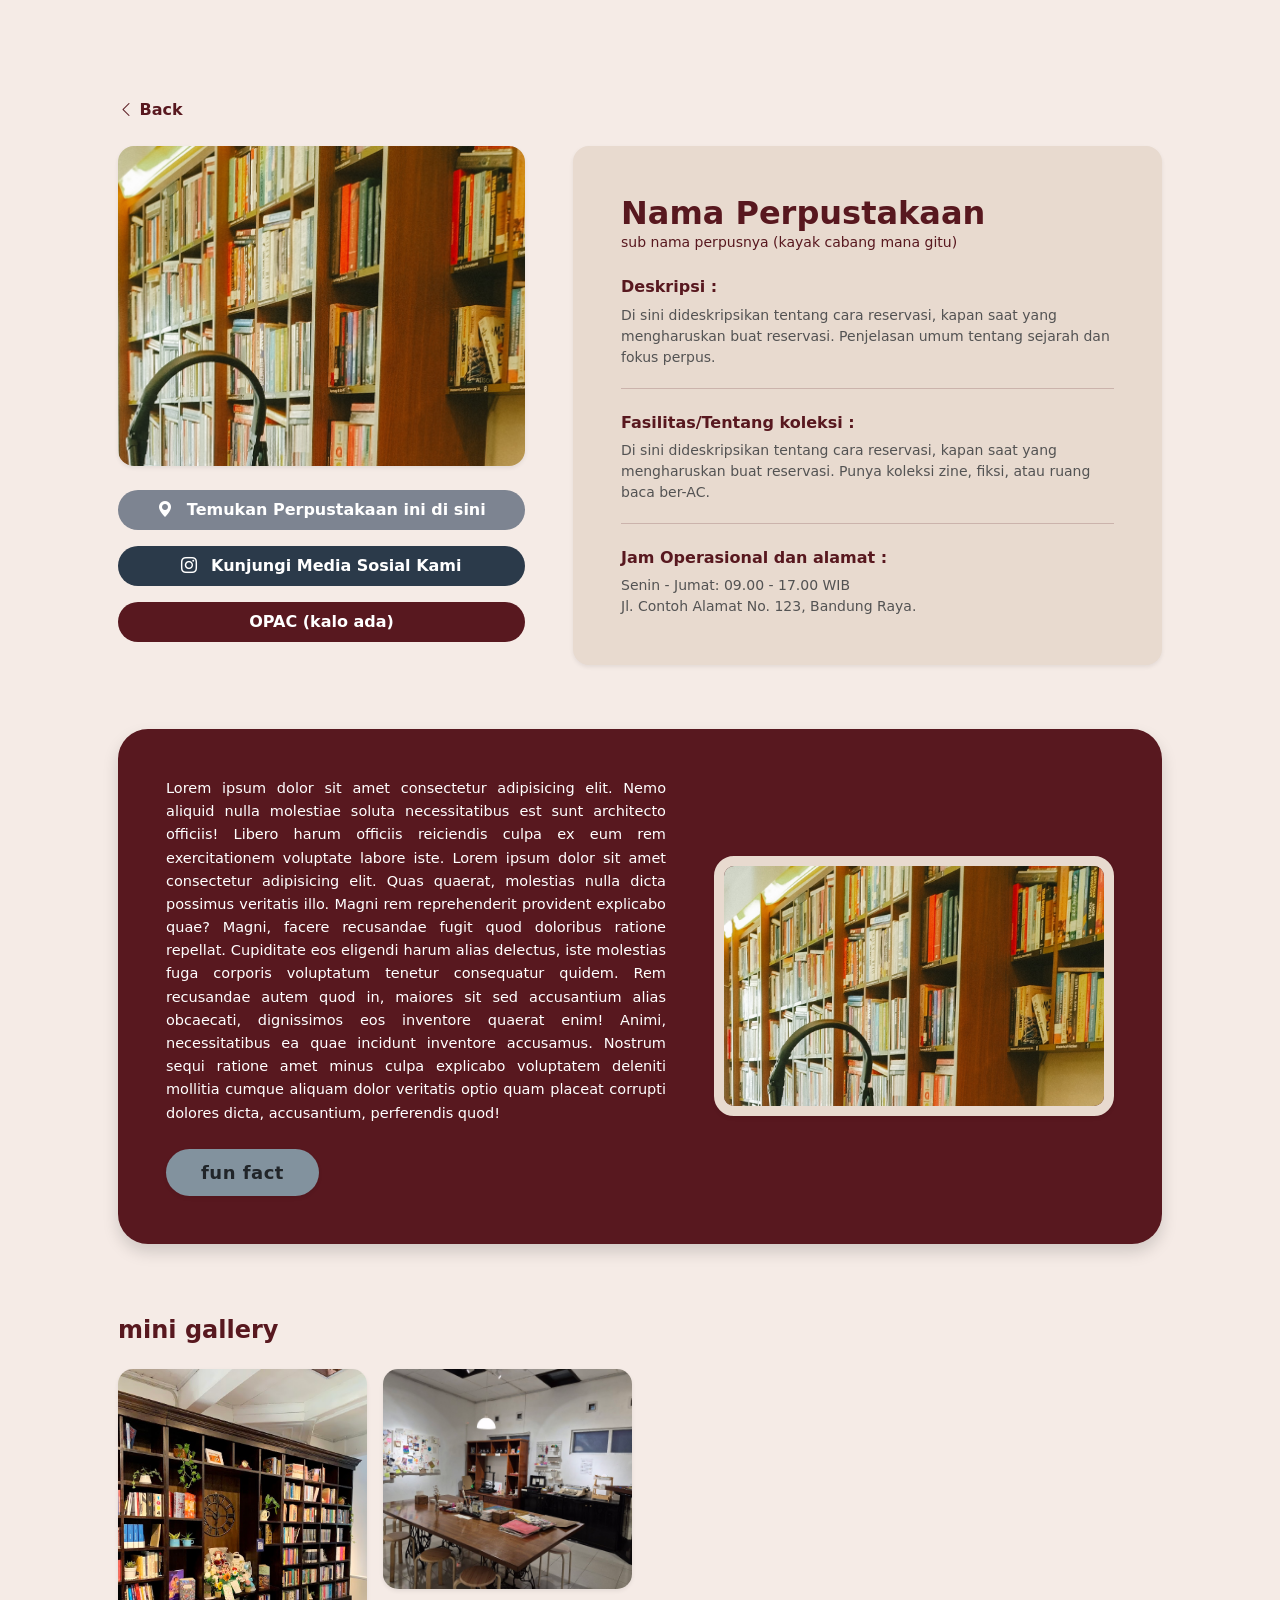
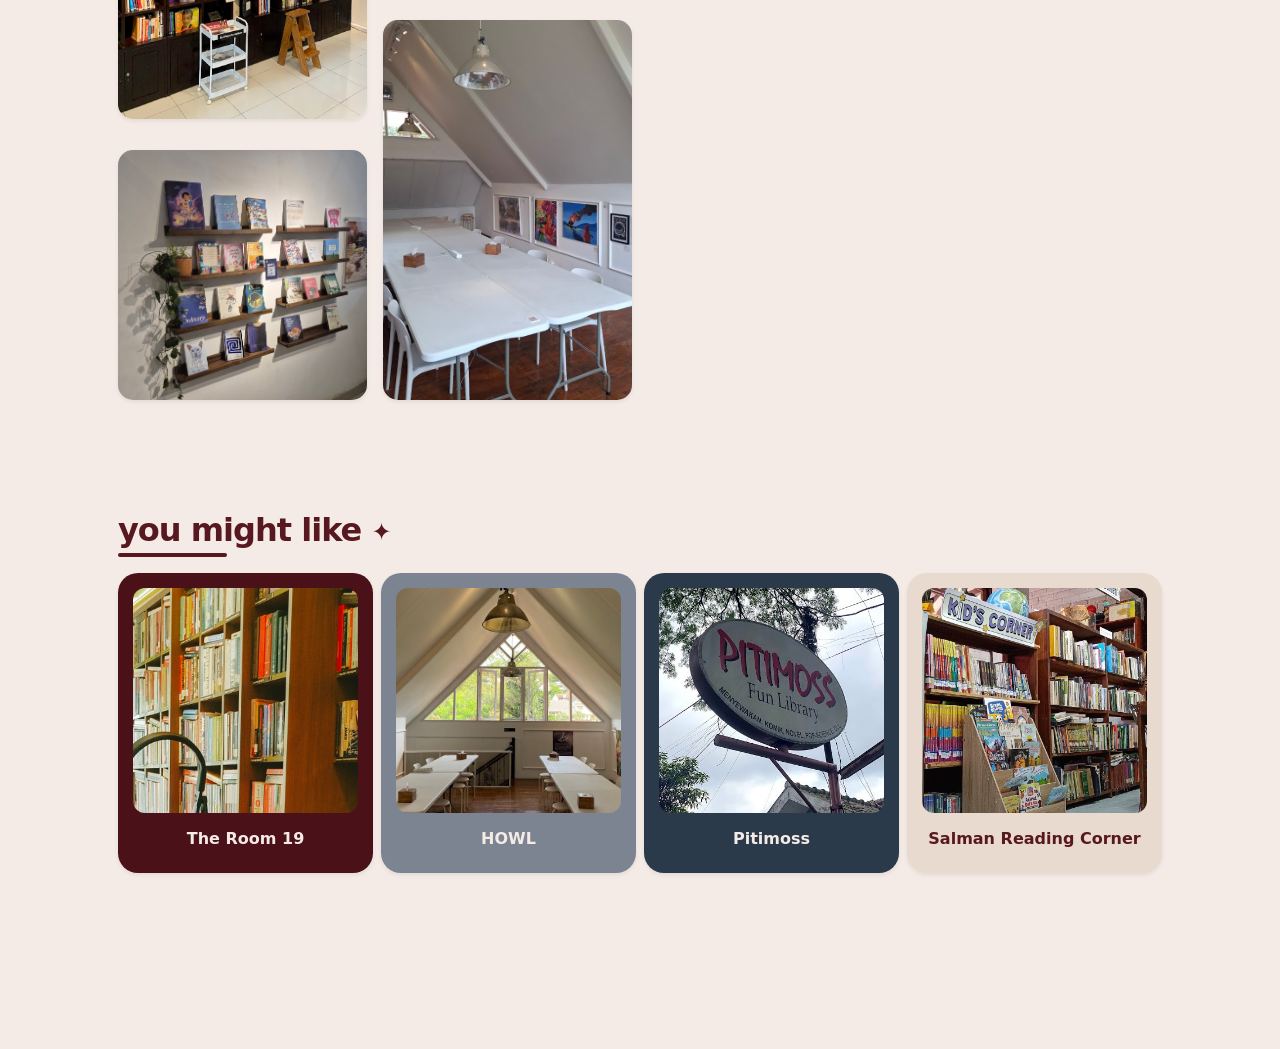
<file: nimna.html>
<!doctype html>
<html lang="en">
  <head>
    <meta charset="UTF-8" />
    <meta name="viewport" content="width=device-width, initial-scale=1.0" />
    <link
      href="https://cdn.jsdelivr.net/npm/bootstrap@5.3.8/dist/css/bootstrap.min.css"
      rel="stylesheet"
      integrity="sha384-sRIl4kxILFvY47J16cr9ZwB07vP4J8+LH7qKQnuqkuIAvNWLzeN8tE5YBujZqJLB"
      crossorigin="anonymous"
    />
    <link rel="stylesheet" href="api.css" />
    <!-- Jangan lupa tambahkan CDN Bootstrap Icon biar icon back & ig-nya muncul !!!!!!!!!! -->
    <link
      rel="stylesheet"
      href="https://cdn.jsdelivr.net/npm/bootstrap-icons@1.11.3/font/bootstrap-icons.min.css"
    />
    <title>Salman Reading Corner</title>
  </head>

  <body class="bg-cream-body">
    <div class="container py-5 px-4 px-md-5">
      <!-- Tombol Back -->
      <div class="mb-4">
        <a
          href="index.html"
          class="text-decoration-none fw-bold text-maroon-custom"
        >
          <i class="bi bi-chevron-left"></i> Back
        </a>
      </div>

      <!-- ======================================================== -->
      <!-- LAJUR 1: FOTO & DESKRIPSI (2 KOLOM)                      -->
      
      <div class="row g-5">
        <!-- Kolom Kiri -->
        <div class="col-md-5">
          <img
            src="image/theroom19-3.jpeg"
            class="img-fluid rounded-4 w-100 mb-4 shadow-sm"
            alt="Foto Perpustakaan"
            style="height: 320px; object-fit: cover"
          />

          <div class="d-grid gap-3">
            <a
              href="#"
              class="btn btn-lokasi rounded-pill fw-bold text-white py-2"
            >
              <i class="bi bi-geo-alt-fill me-2"></i> Temukan Perpustakaan ini
              di sini
            </a>
            <a
              href="https://maps.app.goo.gl/vRai5rY4fCyZF1DW7"
              class="btn btn-sosmed rounded-pill fw-bold text-white py-2"
            >
              <i class="bi bi-instagram me-2"></i> Kunjungi Media Sosial Kami
            </a>
            <a
              href="#"
              class="btn btn-opac rounded-pill fw-bold text-white py-2"
            >
              OPAC (kalo ada)
            </a>
          </div>
        </div>

        <!-- Kolom Kanan -->
        <div class="col-md-7">
          <div class="box-deskripsi p-4 p-md-5 rounded-4 shadow-sm h-100">
            <h2 class="fw-bold text-maroon-custom mb-0">Nama Perpustakaan</h2>
            <p class="text-maroon-custom mb-4" style="font-size: 14px">
              sub nama perpusnya (kayak cabang mana gitu)
            </p>

            <h6 class="fw-bold text-maroon-custom">Deskripsi :</h6>
            <p class="text-muted" style="font-size: 14px">
              Di sini dideskripsikan tentang cara reservasi, kapan saat yang
              mengharuskan buat reservasi. Penjelasan umum tentang sejarah dan
              fokus perpus.
            </p>

            <hr class="garis-tipis" />

            <h6 class="fw-bold text-maroon-custom mt-4">
              Fasilitas/Tentang koleksi :
            </h6>
            <p class="text-muted" style="font-size: 14px">
              Di sini dideskripsikan tentang cara reservasi, kapan saat yang
              mengharuskan buat reservasi. Punya koleksi zine, fiksi, atau ruang
              baca ber-AC.
            </p>

            <hr class="garis-tipis" />

            <h6 class="fw-bold text-maroon-custom mt-4">
              Jam Operasional dan alamat :
            </h6>
            <p class="text-muted mb-0" style="font-size: 14px">
              Senin - Jumat: 09.00 - 17.00 WIB<br />Jl. Contoh Alamat No. 123,
              Bandung Raya.
            </p>
          </div>
        </div>
      </div>
      <!-- PENUTUP LAJUR 1 (row g-5) -->

     
      <!-- ======================================================== -->
      <!-- LAJUR 2: FUN FACT (Berdiri Sendiri)       -->
      
      <div class="row mt-5 pt-3 mb-5">
        <div class="col-12">
          <div
            class="box-funfact p-4 p-md-5 d-flex flex-column flex-md-row align-items-center justify-content-between gap-4 gap-md-5 shadow"
          >
            <div
              class="funfact-text-container d-flex flex-column justify-content-center"
            >
              <p
                class="text-white mb-4"
                style="font-size: 14.5px; line-height: 1.6; text-align: justify"
              >
                Lorem ipsum dolor sit amet consectetur adipisicing elit. Nemo aliquid nulla molestiae soluta necessitatibus est sunt architecto officiis! Libero harum officiis reiciendis culpa ex eum rem exercitationem voluptate labore iste. Lorem ipsum dolor sit amet consectetur adipisicing elit. Quas quaerat, molestias nulla dicta possimus veritatis illo. Magni rem reprehenderit provident explicabo quae? Magni, facere recusandae fugit quod doloribus ratione repellat.
                Cupiditate eos eligendi harum alias delectus, iste molestias fuga corporis voluptatum tenetur consequatur quidem. Rem recusandae autem quod in, maiores sit sed accusantium alias obcaecati, dignissimos eos inventore quaerat enim!
                Animi, necessitatibus ea quae incidunt inventore accusamus. Nostrum sequi ratione amet minus culpa explicabo voluptatem deleniti mollitia cumque aliquam dolor veritatis optio quam placeat corrupti dolores dicta, accusantium, perferendis quod!
              </p>
              <div>
                <span
                  class="badge-funfact d-inline-block text-center rounded-pill shadow-sm"
                  >fun fact</span
                >
              </div>
            </div>

            <div class="funfact-image-container flex-shrink-0 text-center">
              <img
                src="image/theroom19-3.jpeg"
                class="funfact-img shadow-sm"
                alt="Fun Fact Image"
              />
            </div>
          </div>
        </div>
      </div>
      <!-- PENUTUP LAJUR 2 (row fun fact) -->

      
     <!-- LAJUR 3: MINI GALLERY (Pinterest Style - Bawah Rata)     -->

      <div class="row mt-5 pt-4">
        <div class="col-12">
          <h4 class="fw-bold text-maroon-custom mb-4">mini gallery</h4>

          <div class="row g-3">
            <!-- KOLOM 1 -->
            <div class="col-6 col-lg-3 d-flex flex-column gap-3">
              <div class="gallery-item shadow-sm">
                <img
                  src="image/HOWL 1.jpg"
                  alt="Galeri 1"
                  style="height: 350px; object-fit: cover"
                />
                <div class="gallery-overlay">
                  <span class="fw-bold">Rak Koleksi</span>
                </div>
              </div>
              <div class="gallery-item shadow-sm">
                <img
                  src="image/HOWL NEW 5.jpg"
                  alt="Galeri 5"
                  style="height: 250px; object-fit: cover"
                />
                <div class="gallery-overlay">
                  <span class="fw-bold">Rak Koleksi</span>
                </div>
              </div>
            </div>

            <!-- KOLOM 2 -->
            <div class="col-6 col-lg-3 d-flex flex-column gap-3">
              <div class="gallery-item shadow-sm">
                <img
                  src="image/HOWL NEW 6.jpg"
                  alt="Galeri 2"
                  style="height: 220px; object-fit: cover"
                />
                <div class="gallery-overlay">
                  <span class="fw-bold">Ruang diskusi</span>
                </div>
              </div>
              <div class="gallery-item shadow-sm">
                <img
                  src="image/HOWL NEW 9.jpg"
                  alt="Galeri 6"
                  style="height: 380px; object-fit: cover"
                />
                <div class="gallery-overlay">
                  <span class="fw-bold">Area Baca</span>
                </div>
              </div>
            </div>
          </div>
        </div>
      </div>
        <div class="row mt-5 pt-5 mb-5">
        <div class="col-12">
          <div class="mb-4">
            <h2
              class="fw-bold text-maroon-custom mb-0 d-inline-block position-relative judul-rekomendasi"
              style="letter-spacing: -1px"
            >
              you might like
              <span style="font-size: 24px; vertical-align: middle">✦</span>
            </h2>
          </div>

          <div class="row g-2">
            <div class="col-6 col-lg-3">
              <a
                href="#"
                class="card-polaroid bg-polaroid-maroon shadow-sm text-decoration-none"
              >
                <div class="polaroid-img-wrapper">
                  <img src="image/theroom19-3.jpeg" alt="Rekomendasi 1" />
                </div>
                <h6 class="text-center mt-3 mb-0 fw-bold">The Room 19</h6>
              </a>
            </div>

            <div class="col-6 col-lg-3">
              <a
                href="howl.html"
                class="card-polaroid bg-polaroid-blue shadow-sm text-decoration-none"
              >
                <div class="polaroid-img-wrapper">
                  <img src="image/HOWL 2.jpg" alt="Rekomendasi 2" />
                </div>
                <h6 class="text-center mt-3 mb-0 fw-bold">HOWL</h6>
              </a>
            </div>

            <div class="col-6 col-lg-3">
              <a
                href="pitimoss.html"
                class="card-polaroid bg-polaroid-navy shadow-sm text-decoration-none"
              >
                <div class="polaroid-img-wrapper">
                  <img src="image/pitimos 4.jpg" alt="Rekomendasi 3" />
                </div>
                <h6 class="text-center mt-3 mb-0 fw-bold">Pitimoss</h6>
              </a>
            </div>

            <div class="col-6 col-lg-3">
              <a
                href="salman.html"
                class="card-polaroid bg-polaroid-tan shadow-sm text-decoration-none"
              >
                <div class="polaroid-img-wrapper">
                  <img src="image/salman 2.jpg" alt="Rekomendasi 4" />
                </div>
                <h6 class="text-center mt-3 mb-0 fw-bold">Salman Reading Corner</h6>
              </a>
            </div>
          </div>
        </div>
      </div>
    </div>
    <!-- PENUTUP CONTAINER -->


    <!-- Script Bootstrap -->
    <script
      src="https://cdn.jsdelivr.net/npm/@popperjs/core@2.11.8/dist/umd/popper.min.js"
      integrity="sha384-I7E8VVD/ismYTF4hNIPjVp/Zjvgyol6VFvRkX/vR+Vc4jQkC+hVqc2pM8ODewa9r"
      crossorigin="anonymous"
    ></script>
    <script
      src="https://cdn.jsdelivr.net/npm/bootstrap@5.3.8/dist/js/bootstrap.min.js"
      integrity="sha384-G/EV+4j2dNv+tEPo3++6LCgdCROaejBqfUeNjuKAiuXbjrxilcCdDz6ZAVfHWe1Y"
      crossorigin="anonymous"
    ></script>
  </body>
</html>
</file>
<file: api.css>
.bg-maroon-custom {
  background-color: #55131b;
}

.bg-cream-custom {
  background-color: #f5f0e8;
}

.text-cream-custom {
  color: #f5f0e8;
}

.marquee-custom {
  background-color: #f5f0e8;
  color: #55131b;
  font-size: 14px;
  letter-spacing: 1px;
}

.bg-hero-section {
  background-color: #55131b;
  padding-bottom: 60px;
}

.navbar-custom .nav-link {
  color: #ffffff;
  opacity: 0.8;
}

navbar.custom .nav-link-active {
  opacity: 1;
  font-weight: bold;
}

.nav-link {
  color: #f5ebe6 !important;
  font-weight: 600;
  transition: color 0.3s ease;
}

.nav-link:hover {
  color: #ffffff !important; /* Berubah jadi putih terang saat disentuh kursor */
}

/* api.css */

.bg-hero-section {
  background-color: #58181f; /* Maroon kamu */
  padding-bottom: 40px; /* Jarak di bawah foto gede sebelum masuk ke area cream */
}

/* Warna cream latar belakang untuk area daftar perpustakaan di bawahnya */
.bg-cream-body {
  background-color: #f5ebe6;
  padding-top: 50px;
  padding-bottom: 80px;
}

/* Kustomisasi kartu  */
.card-perpus {
  background-color: transparent;
  border: 2px solid #58181f !important; /* Garis tepi maroon tipis */
  border-radius: 20px !important; /* Membuat sudut kartu melengkung halus */
  overflow: hidden;
  transition: transform 0.2s;
}

.card-perpus:hover {
  transform: translateY(-5px); /* Efek melayang sedikit kalau kursor nempel */
}

/* Tombol kecil capsule "Preview" dan "Reservasi" */
.btn-capsule-maroon {
  background-color: transparent;
  color: #58181f;
  border: 1.5px solid #58181f;
  border-radius: 50px;
  font-size: 11px;
  font-weight: bold;
  padding: 2px 10px;
  text-decoration: none;
}

.btn-capsule-maroon:hover {
  background-color: #58181f;
  color: #f5ebe6;
}

/* page deskripsi */
.btn-kapsul-maroon {
  background-color: #58181f !important;
  color: #f5ebe6 !important;
  border: 2px solid #58181f !important;
  border-radius: 50px !important;
  padding: 10px 28px !important;
  font-weight: 600;
  transition: all 0.3s ease;
}

.btn-kapsul-maroon:hover {
  background-color: transparent !important;
  color: #58181f !important;
}

/* Tombol Kapsul Garis Saja (Outline) */
.btn-kapsul-outline {
  background-color: transparent !important;
  color: #58181f !important;
  border: 2px solid #58181f !important;
  border-radius: 50px !important;
  padding: 10px 28px !important;
  font-weight: 600;
  transition: all 0.3s ease;
}

.btn-kapsul-outline:hover {
  background-color: #58181f !important;
  color: #f5ebe6 !important;
}

/* mulai ke page profiil */
.text-maroon-custom {
  color: #58181f !important;
}

.box-deskripsi {
  background-color: #e8dacf;
}

.garis-tipis {
  border: none;
  border-top: 1px solid #58181f; /* Warna maroon */
  opacity: 0.2; /* Dibuat agak transparan biar soft/tipis */
  margin-top: 20px;
  margin-bottom: 20px;
}

.btn-lokasi {
  background-color: #7d8491 !important; /* Abu-abu kebiruan */
  border: none;
}
.btn-lokasi:hover {
  background-color: #636a77 !important;
}

.btn-sosmed {
  background-color: #2b3a4a !important; /* Navy gelap */
  border: none;
}
.btn-sosmed:hover {
  background-color: #1e2936 !important;
}

.btn-opac {
  background-color: #58181f !important; /* Maroon */
  border: none;
}
.btn-opac:hover {
  background-color: #3d1015 !important;
}

/* funfact space */
.box-funfact {
  background-color: #58181f;
  border-radius: 30px !important;
}

.badge-funfact {
  background-color: #82929e;
  font-size: 18px;
  font-weight: 700;
  padding: 10px 35px;
  letter-spacing: 0.5px;
}

.funfact-img {
  border: 10px solid #e8dacf;
  border-radius: 20px; /* Sudut foto dan bingkai melengkung */
  object-fit: cover;
  width: 100%;
  max-width: 400px; /* Menjaga agar foto tidak terlalu besar */
  height: 260px; /* Ketinggian foto disamaratakan */
}

/* ========================================= */
/* KHUSUS MINI GALLERY (PINTEREST STYLE)     */

/* Mengatur jumlah kolom layaknya Pinterest */
.pinterest-gallery {
  column-count: 4; /* Di layar laptop besar, pecah jadi 4 kolom */
  column-gap: 15px; /* Jarak antar kolom */
}

/* Responsif: Makin kecil layar, jumlah kolomnya berkurang */
@media (max-width: 991px) {
  .pinterest-gallery {
    column-count: 3;
  }
}
@media (max-width: 767px) {
  .pinterest-gallery {
    column-count: 2;
  } /* Di HP jadi 2 kolom biar foto gak kekecilan */
}

/* Wadah masing-masing foto */
.gallery-item {
  position: relative;
  margin-bottom: 15px; /* Jarak bawah antar foto */
  border-radius: 15px;
  overflow: hidden;
  break-inside: avoid; /* Mencegah foto terpotong di tengah jalan pindah kolom */
  cursor: pointer;
}

/* Fotonya sendiri */
.gallery-item img {
  width: 100%;
  display: block;
  transition: transform 0.4s ease; /* Transisi durasi zoom saat di-hover */
}

/* Lapisan Keterangan (Awalnya transparan/tidak terlihat) */
.gallery-overlay {
  position: absolute;
  top: 0;
  left: 0;
  right: 0;
  bottom: 0;
  background-color: rgba(
    88,
    24,
    31,
    0.85
  ); /* Warna maroon dengan efek kaca 85% */
  color: #f5ebe6; /* Teks warna cream */
  display: flex;
  align-items: center;
  justify-content: center;
  opacity: 0; /* Sengaja disembunyikan */
  transition: opacity 0.4s ease; /* Transisi durasi muncul */
  padding: 20px;
  text-align: center;
  font-size: 15px;
}

/* ========================================= */
/* EFEK KETIKA KURSOR DIARAHKAN (HOVER)      */

/* 1. Fotonya nge-zoom sedikit ke dalam */
.gallery-item:hover img {
  transform: scale(1.1);
}

/* 2. Lapisan Keterangannya muncul */
.gallery-item:hover .gallery-overlay {
  opacity: 1;
}

/* ========================================= */
/* KHUSUS SECTION YOU MIGHT LIKE (POLAROID)  */

/* Pengaturan dasar bentuk kartu polaroid */
.card-polaroid {
  display: block;
  padding: 15px; /* Bingkai di sisi atas, kiri, kanan */
  padding-bottom: 25px; /* Bingkai bawah dibuat lebih tebal (ciri khas polaroid) */
  border-radius: 20px; /* Sudut melengkung luar */
  transition:
    transform 0.3s ease,
    box-shadow 0.3s ease;
}

/* Efek saat polaroidnya disentuh kursor */
.card-polaroid:hover {
  transform: translateY(-8px);
  box-shadow: 0 10px 20px rgba(0, 0, 0, 0.15) !important;
}

/* Wadah kotak putih di dalam polaroid */
.polaroid-img-wrapper {
  background-color: #f5ebe6; /* Warna cream untuk jaga-jaga kalau foto belum dimuat */
  border-radius: 12px;
  overflow: hidden;
  aspect-ratio: 1 / 1; /* Memaksa foto menjadi KOTAK SEMPURNA (1:1) */
}

/* Fotonya menyesuaikan kotak */
.polaroid-img-wrapper img {
  width: 100%;
  height: 100%;
  object-fit: cover;
}

/* --- Palet Warna 4 Kartu Polaroid --- */
.bg-polaroid-maroon {
  background-color: #4a1218;
  color: #f5ebe6;
}
.bg-polaroid-blue {
  background-color: #7d8491;
  color: #f5ebe6;
}
.bg-polaroid-navy {
  background-color: #2b3a4a;
  color: #f5ebe6;
}
.bg-polaroid-tan {
  background-color: #e8dacf;
  color: #58181f; /* Teks warna maroon biar kontras terbaca */
}

/* ========================================= */
/* DEKORASI JUDUL "YOU MIGHT LIKE"           */

.judul-rekomendasi::after {
  content: "";
  position: absolute;
  bottom: -8px; /* Jarak garis ke teks */
  left: 0;
  width: 40%; /* Panjang garisnya cuma 40% dari panjang tulisan biar estetik */
  height: 4px; /* Ketebalan garis */
  background-color: #58181f; /* Warna maroon */
  border-radius: 10px; /* Ujung garisnya melengkung tumpul */
}
</file>
